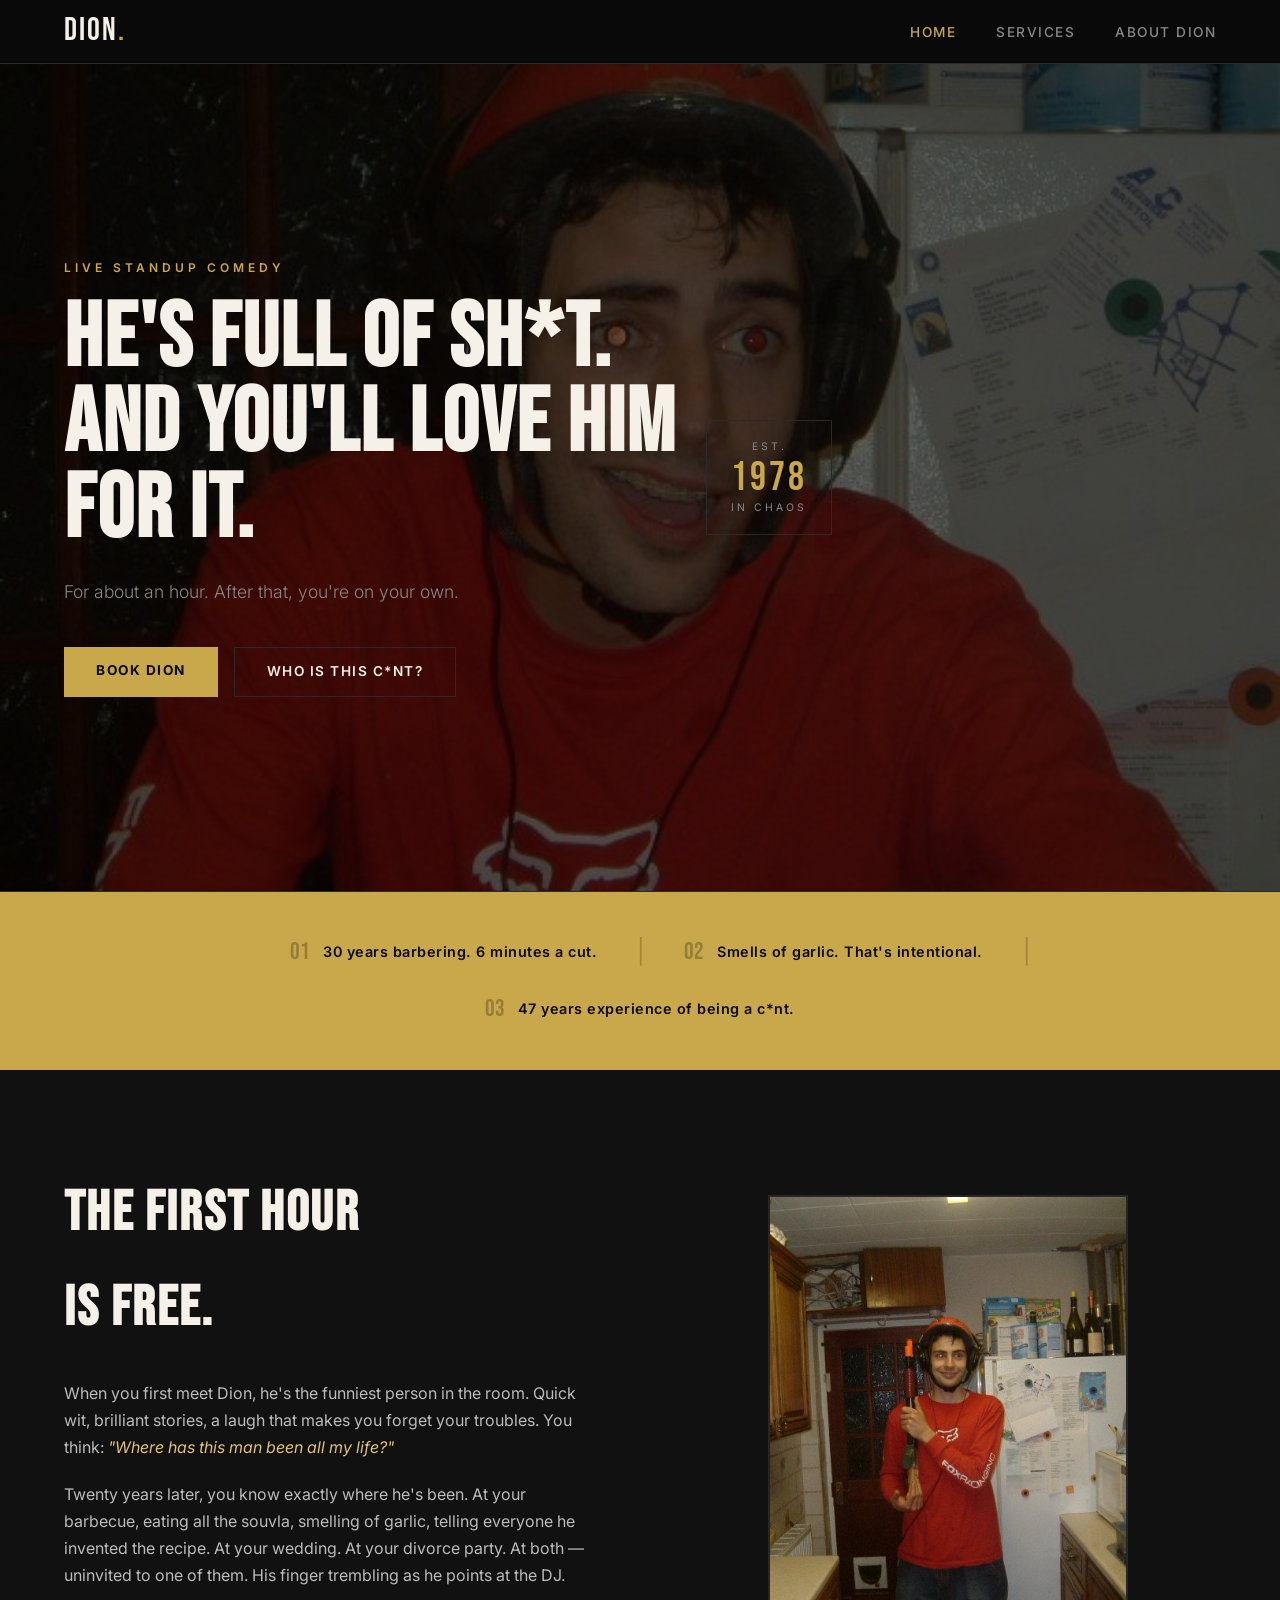
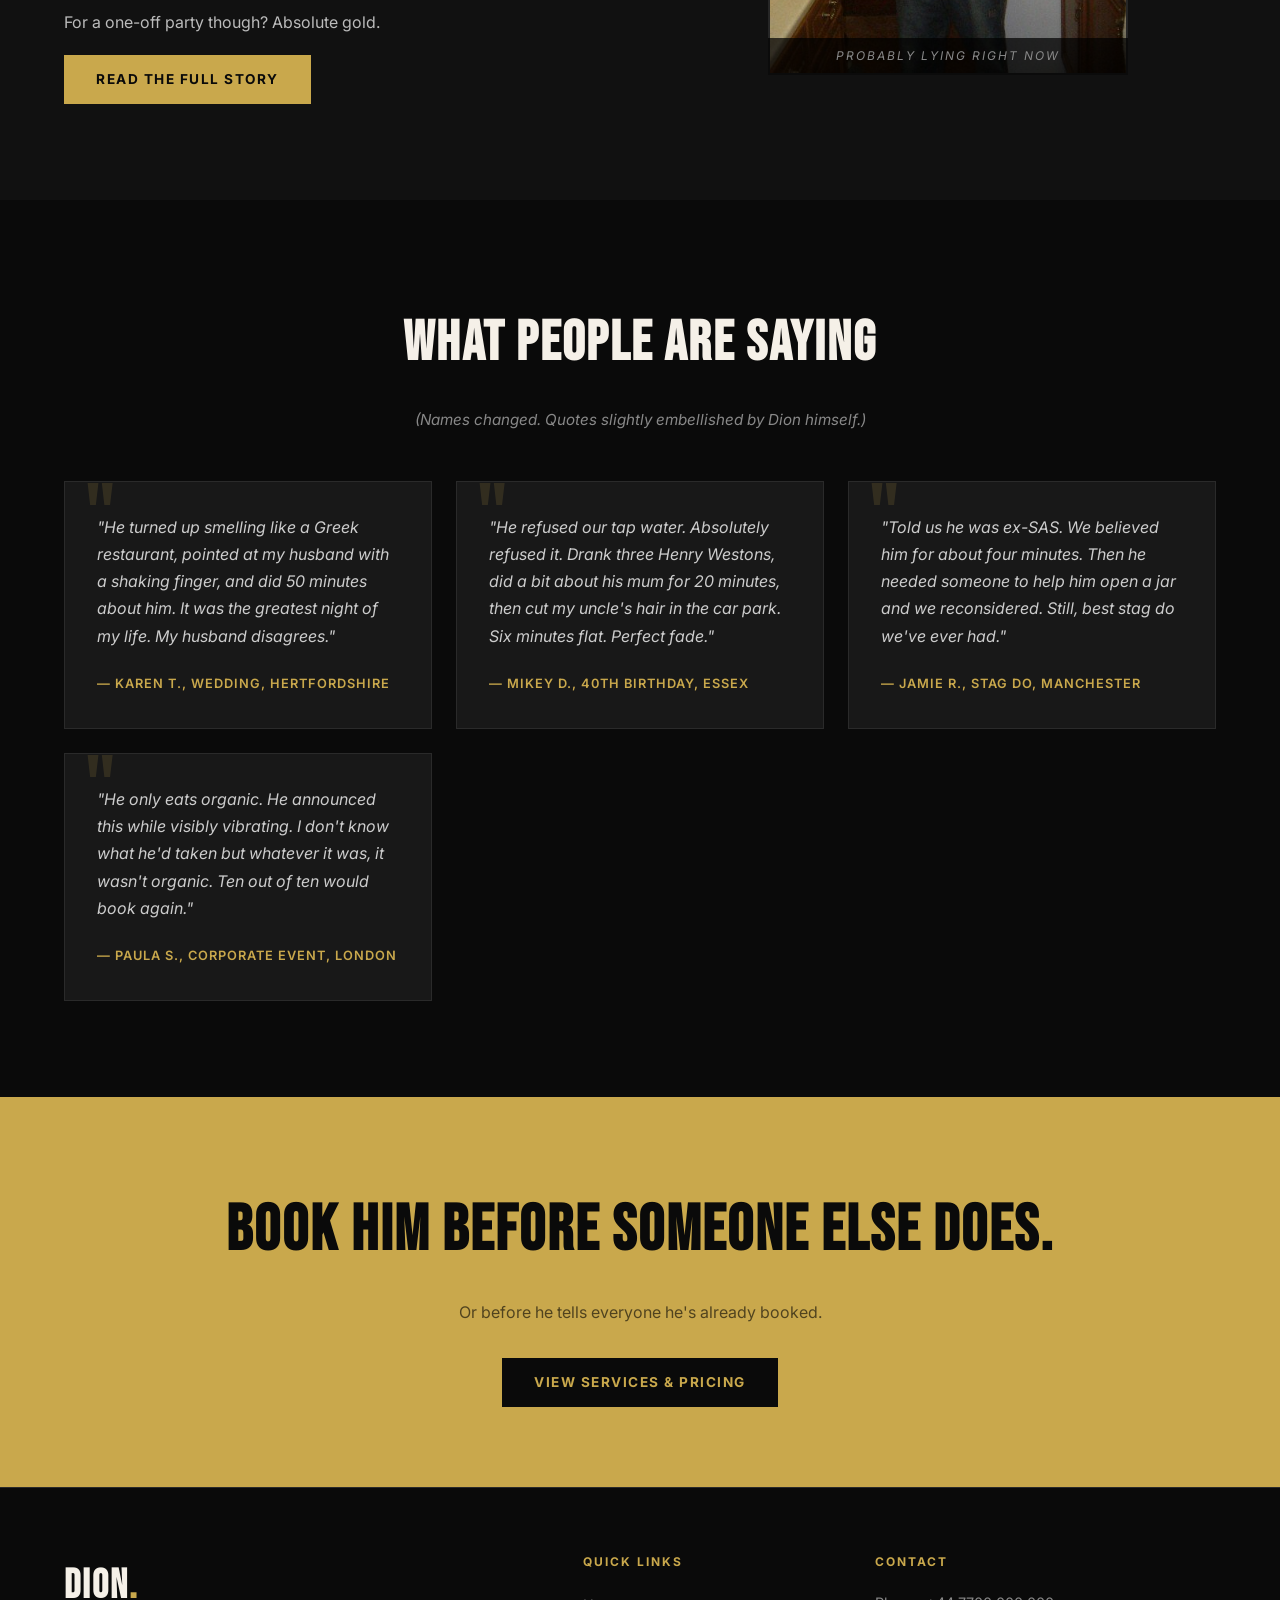
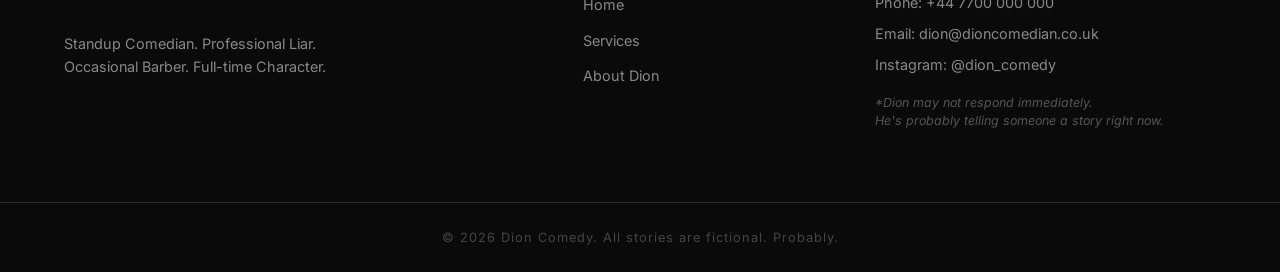
<file: index.html>
<!DOCTYPE html>
<html lang="en">
<head>
  <meta charset="UTF-8" />
  <meta name="viewport" content="width=device-width, initial-scale=1.0"/>
  <title>Dion - Standup Comedian</title>
  <link rel="stylesheet" href="style.css" />
</head>
<body>

  <!-- NAV -->
  <nav>
    <div class="logo">DION<span>.</span></div>
    <ul>
      <li><a href="index.html" class="active">Home</a></li>
      <li><a href="services.html">Services</a></li>
      <li><a href="about.html">About Dion</a></li>
    </ul>
  </nav>

  <!-- HERO -->
  <header class="hero" style="background-image: url('hero photo.jpg'); background-size: cover; background-position: center top;">
    <div class="hero-overlay"></div>
    <div class="hero-content">
      <p class="tagline">LIVE STANDUP COMEDY</p>
      <h1>He's Full of Sh*t.<br/>And You'll Love Him For It.</h1>
      <p class="sub">For about an hour. After that, you're on your own.</p>
      <div class="hero-btns">
        <a href="services.html" class="btn-primary">Book Dion</a>
        <a href="about.html" class="btn-ghost">Who Is This C*nt?</a>
      </div>
    </div>
    <div class="hero-badge">
      <span>EST.</span>
      <span class="year">1978</span>
      <span>IN CHAOS</span>
    </div>
  </header>

  <!-- INTRO STRIP -->
  <section class="intro-strip">
    <div class="strip-item">
      <span class="strip-num">01</span>
      <p>30 years barbering. 6 minutes a cut.</p>
    </div>
    <div class="strip-divider">|</div>
    <div class="strip-item">
      <span class="strip-num">02</span>
      <p>Smells of garlic. That's intentional.</p>
    </div>
    <div class="strip-divider">|</div>
    <div class="strip-item">
      <span class="strip-num">03</span>
      <p>47 years experience of being a c*nt.</p>
    </div>
  </section>

  <!-- ABOUT TEASER -->
  <section class="section two-col">
    <div class="col text-col">
      <h2>The First Hour<br/>Is Free.</h2>
      <p>
        When you first meet Dion, he's the funniest person in the room. Quick wit, brilliant stories,
        a laugh that makes you forget your troubles. You think: <em>"Where has this man been all my life?"</em>
      </p>
      <p>
        Twenty years later, you know exactly where he's been. At your barbecue, eating all the souvla,
        smelling of garlic, telling everyone he invented the recipe. At your wedding. At your divorce party.
        At both — uninvited to one of them. His finger trembling as he points at the DJ.
      </p>
      <p>
        For a one-off party though? Absolute gold.
      </p>
      <a href="about.html" class="btn-primary">Read the Full Story</a>
    </div>
    <div class="col visual-col">
      <div class="real-photo-wrap">
        <img src="standing to attention.jpg" alt="Dion standing to attention" class="real-photo" />
        <div class="photo-caption">Probably lying right now</div>
      </div>
    </div>
  </section>

  <!-- TESTIMONIALS -->
  <section class="section testimonials">
    <h2>What People Are Saying</h2>
    <p class="section-sub">(Names changed. Quotes slightly embellished by Dion himself.)</p>
    <div class="testimonial-grid">
      <div class="testimonial-card">
        <p>"He turned up smelling like a Greek restaurant, pointed at my husband with a shaking finger, and did 50 minutes about him. It was the greatest night of my life. My husband disagrees."</p>
        <span>— Karen T., Wedding, Hertfordshire</span>
      </div>
      <div class="testimonial-card">
        <p>"He refused our tap water. Absolutely refused it. Drank three Henry Westons, did a bit about his mum for 20 minutes, then cut my uncle's hair in the car park. Six minutes flat. Perfect fade."</p>
        <span>— Mikey D., 40th Birthday, Essex</span>
      </div>
      <div class="testimonial-card">
        <p>"Told us he was ex-SAS. We believed him for about four minutes. Then he needed someone to help him open a jar and we reconsidered. Still, best stag do we've ever had."</p>
        <span>— Jamie R., Stag Do, Manchester</span>
      </div>
      <div class="testimonial-card">
        <p>"He only eats organic. He announced this while visibly vibrating. I don't know what he'd taken but whatever it was, it wasn't organic. Ten out of ten would book again."</p>
        <span>— Paula S., Corporate Event, London</span>
      </div>
    </div>
  </section>

  <!-- CTA BANNER -->
  <section class="cta-banner">
    <h2>Book Him Before Someone Else Does.</h2>
    <p>Or before he tells everyone he's already booked.</p>
    <a href="services.html" class="btn-primary">View Services & Pricing</a>
  </section>

  <!-- FOOTER -->
  <footer>
    <div class="footer-inner">
      <div class="footer-brand">
        <h3>DION<span>.</span></h3>
        <p>Standup Comedian. Professional Liar.<br/>Occasional Barber. Full-time Character.</p>
      </div>
      <div class="footer-links">
        <h4>Quick Links</h4>
        <ul>
          <li><a href="index.html">Home</a></li>
          <li><a href="services.html">Services</a></li>
          <li><a href="about.html">About Dion</a></li>
        </ul>
      </div>
      <div class="footer-contact">
        <h4>Contact</h4>
        <p>Phone: <a href="tel:+447700000000">+44 7700 000 000</a></p>
        <p>Email: <a href="mailto:dion@dioncomedian.co.uk">dion@dioncomedian.co.uk</a></p>
        <p>Instagram: <a href="#">@dion_comedy</a></p>
        <p class="footer-note">*Dion may not respond immediately.<br/>He's probably telling someone a story right now.</p>
      </div>
    </div>
    <div class="footer-bottom">
      <p>&copy; 2026 Dion Comedy. All stories are fictional. Probably.</p>
    </div>
  </footer>

</body>
</html>
</file>
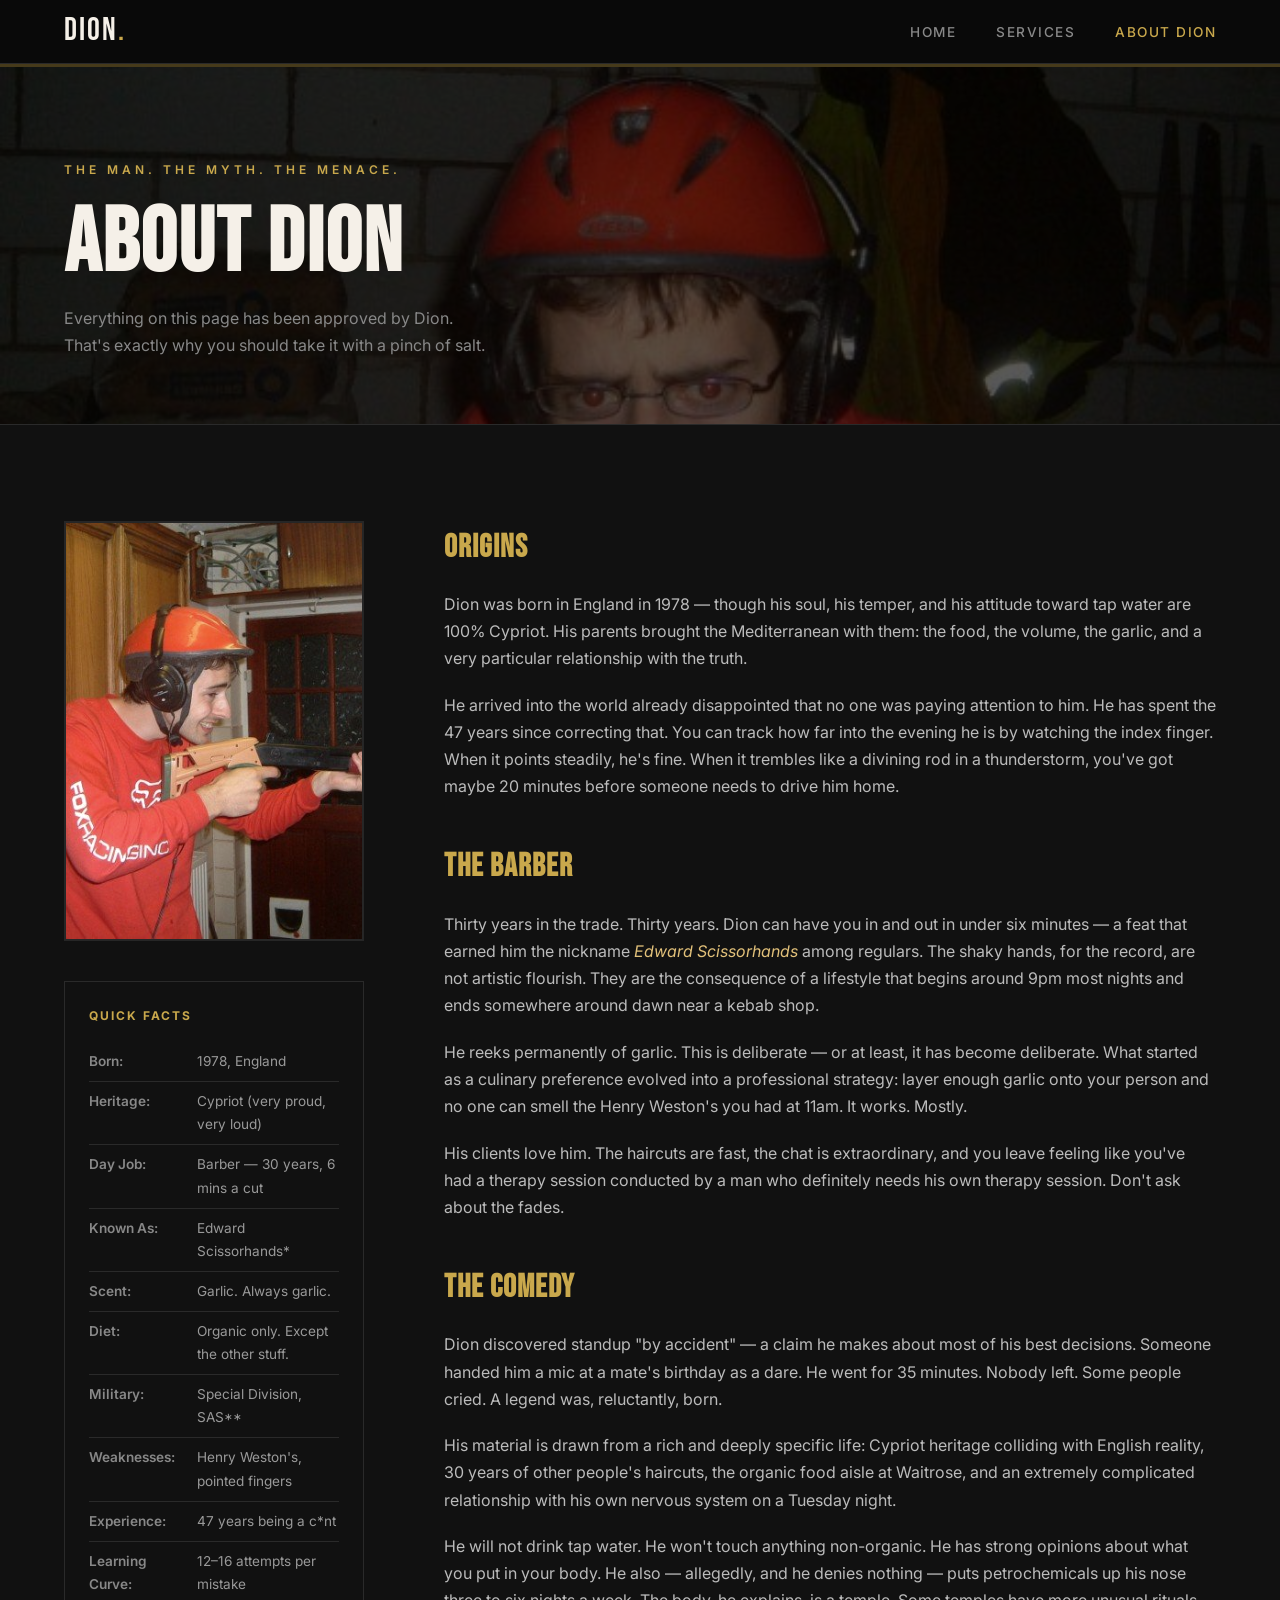
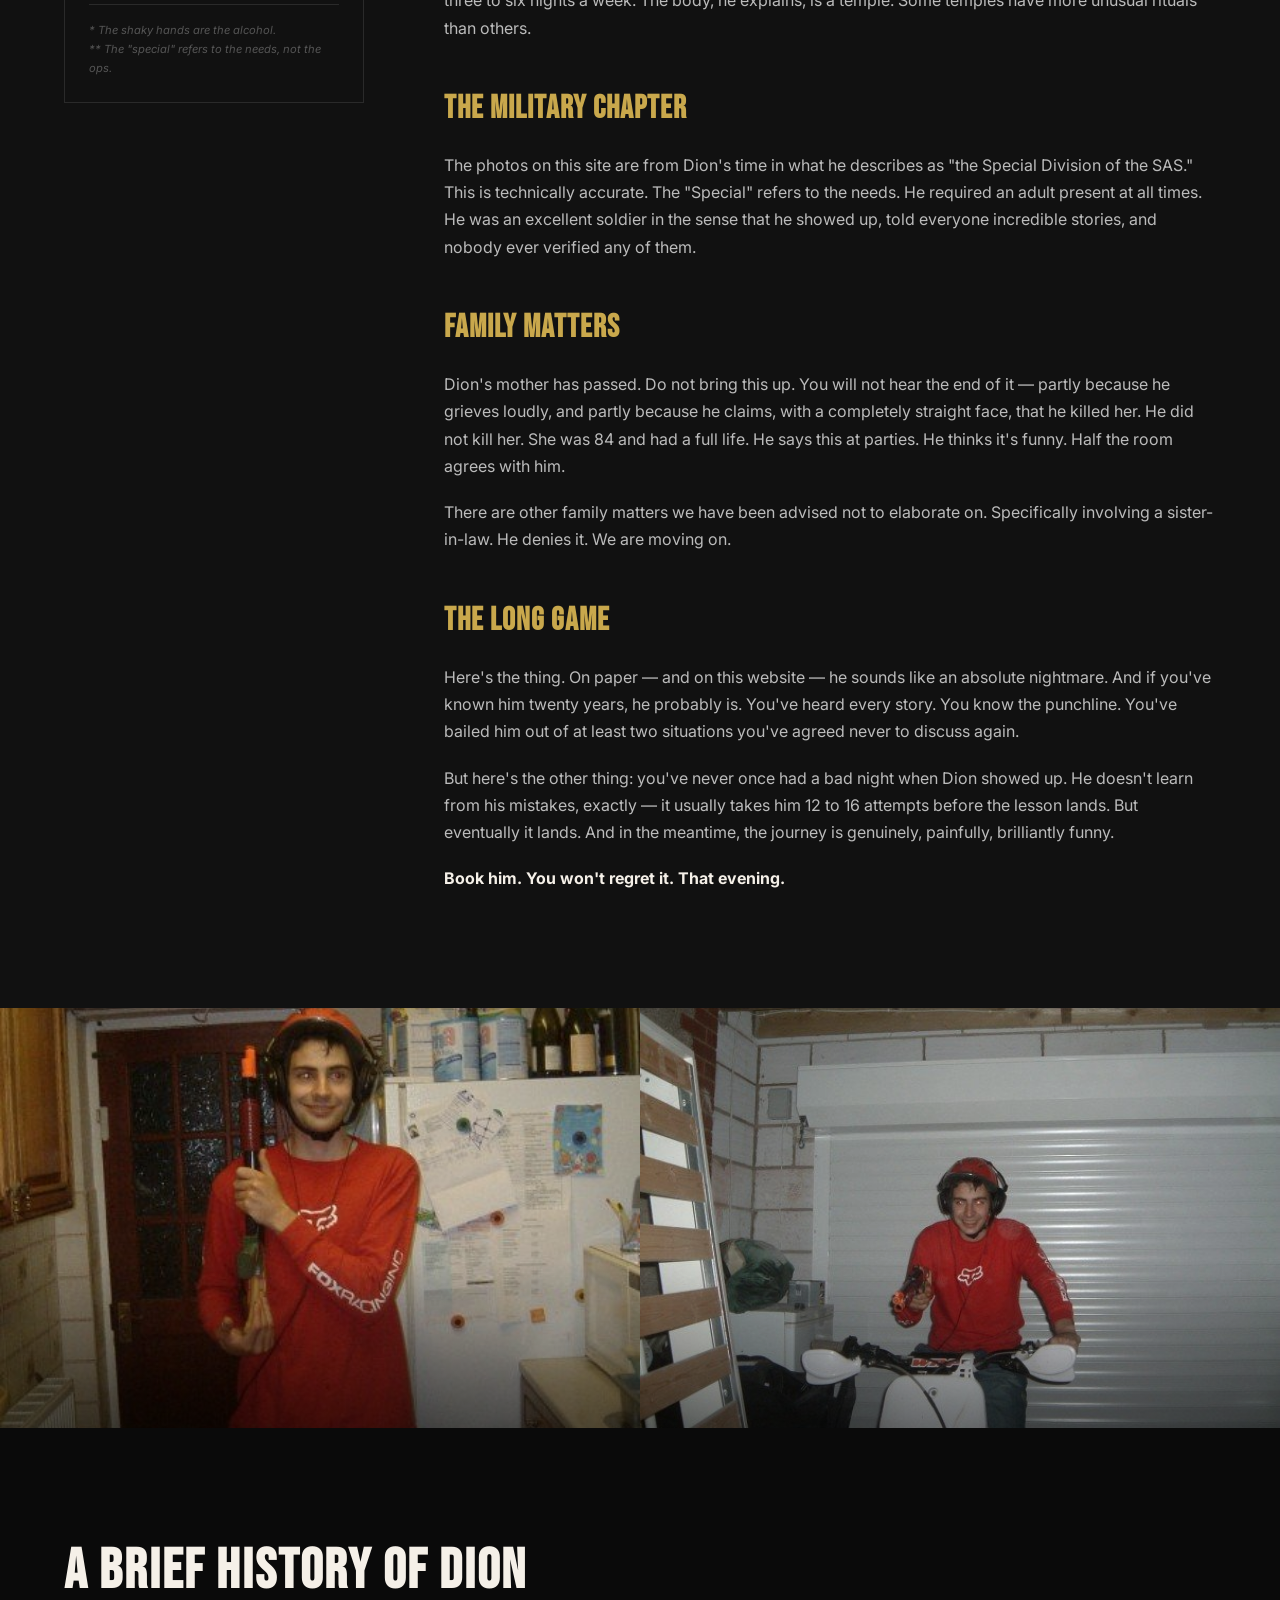
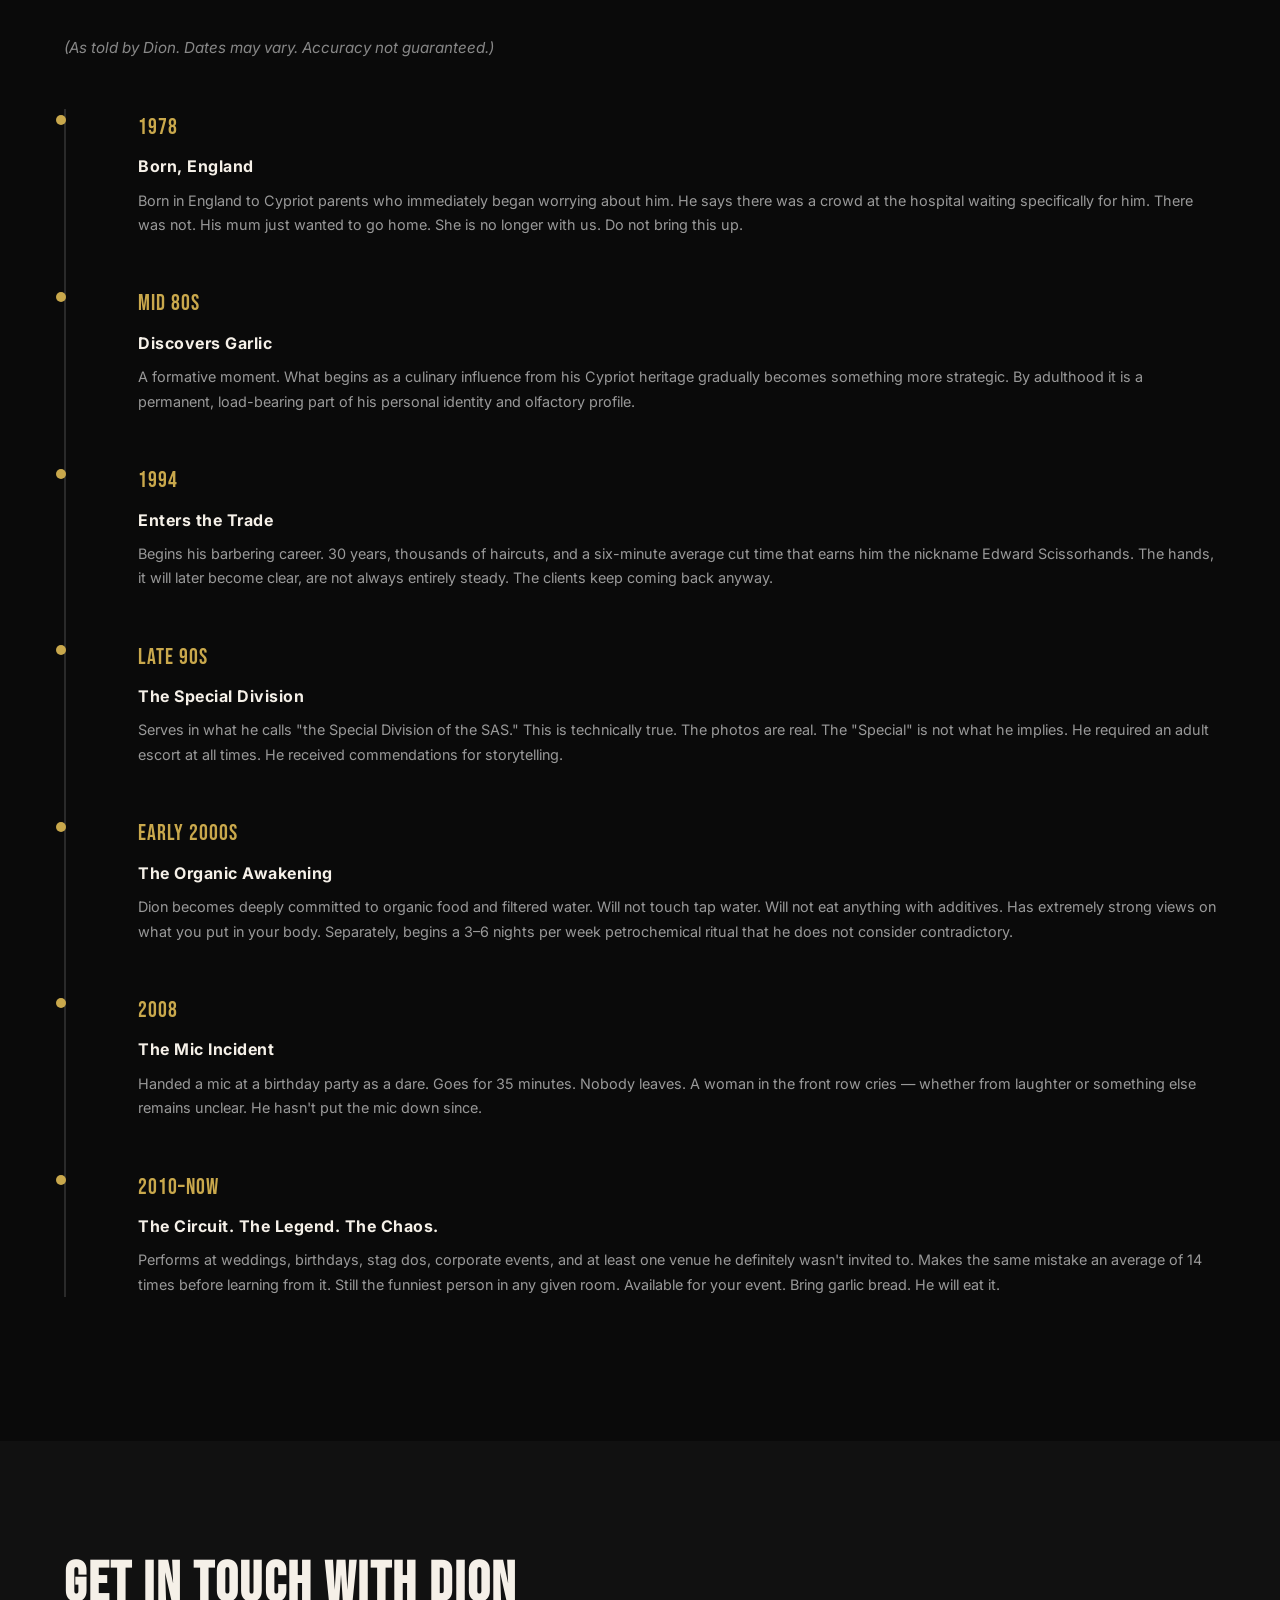
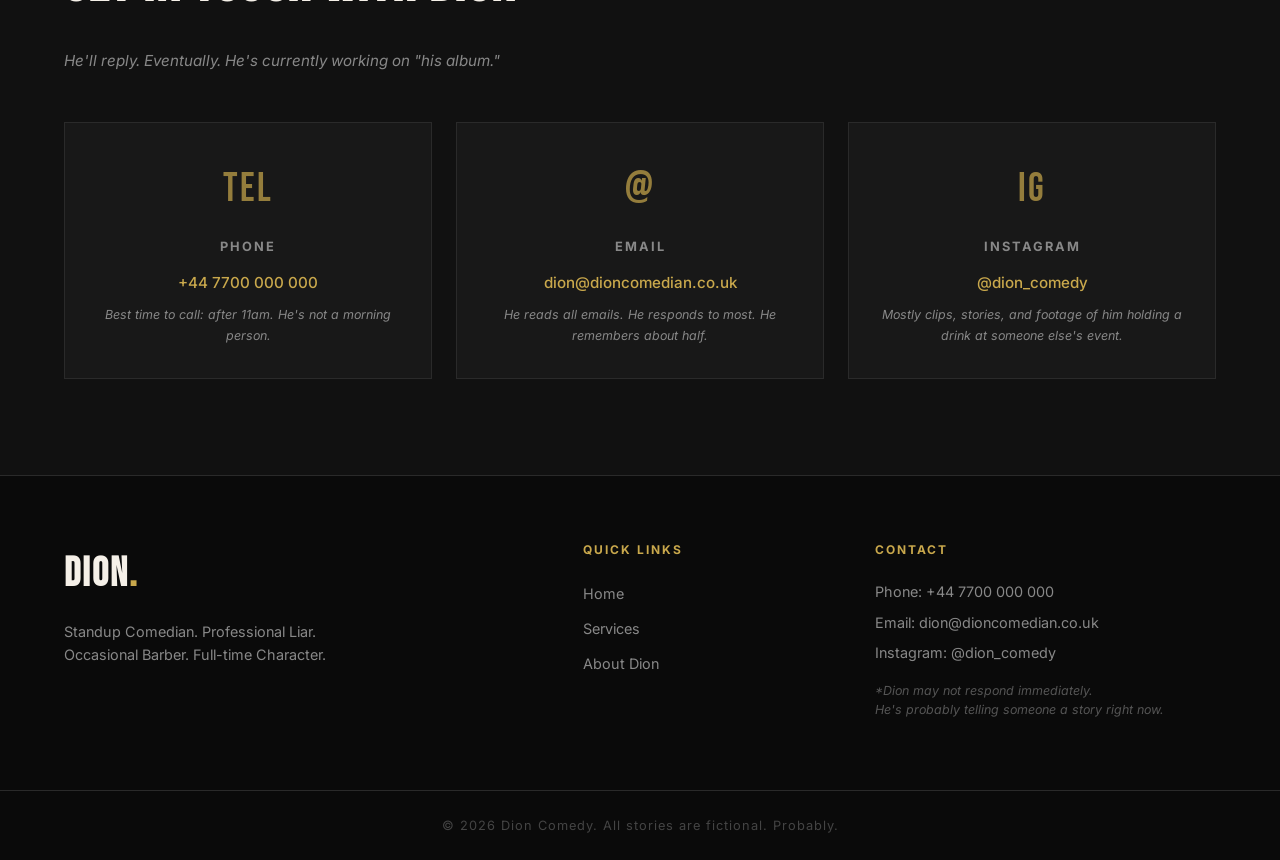
<file: about.html>
<!DOCTYPE html>
<html lang="en">
<head>
  <meta charset="UTF-8" />
  <meta name="viewport" content="width=device-width, initial-scale=1.0"/>
  <title>About Dion - Standup Comedian</title>
  <link rel="stylesheet" href="style.css" />
</head>
<body>

  <!-- NAV -->
  <nav>
    <div class="logo">DION<span>.</span></div>
    <ul>
      <li><a href="index.html">Home</a></li>
      <li><a href="services.html">Services</a></li>
      <li><a href="about.html" class="active">About Dion</a></li>
    </ul>
  </nav>

  <!-- PAGE HERO -->
  <header class="page-hero about-hero" style="background-image: url('dion 1 close up shotgun.jpg'); background-size: cover; background-position: center 20%;">
    <div class="hero-overlay" style="background: rgba(0,0,0,0.65);"></div>
    <div class="page-hero-content" style="position:relative; z-index:1;">
      <p class="tagline">THE MAN. THE MYTH. THE MENACE.</p>
      <h1>About Dion</h1>
      <p class="sub">Everything on this page has been approved by Dion.<br/>That's exactly why you should take it with a pinch of salt.</p>
    </div>
  </header>

  <!-- BIO SECTION -->
  <section class="section bio-section">
    <div class="bio-grid">
      <div class="bio-visual">
        <div class="real-photo-wrap">
          <img src="side on shotgun dion.jpg" alt="Dion side profile" class="real-photo bio-img" />
        </div>
        <div class="bio-quick-facts">
          <h4>Quick Facts</h4>
          <ul>
            <li><span>Born:</span> 1978, England</li>
            <li><span>Heritage:</span> Cypriot (very proud, very loud)</li>
            <li><span>Day Job:</span> Barber — 30 years, 6 mins a cut</li>
            <li><span>Known As:</span> Edward Scissorhands*</li>
            <li><span>Scent:</span> Garlic. Always garlic.</li>
            <li><span>Diet:</span> Organic only. Except the other stuff.</li>
            <li><span>Military:</span> Special Division, SAS**</li>
            <li><span>Weaknesses:</span> Henry Weston's, pointed fingers</li>
            <li><span>Experience:</span> 47 years being a c*nt</li>
            <li><span>Learning Curve:</span> 12–16 attempts per mistake</li>
          </ul>
          <p style="font-size:0.7rem; color:#555; margin-top:1rem; font-style:italic;">* The shaky hands are the alcohol.<br/>** The "special" refers to the needs, not the ops.</p>
        </div>
      </div>

      <div class="bio-text">
        <h2>Origins</h2>
        <p>
          Dion was born in England in 1978 — though his soul, his temper, and his attitude toward
          tap water are 100% Cypriot. His parents brought the Mediterranean with them: the food,
          the volume, the garlic, and a very particular relationship with the truth.
        </p>
        <p>
          He arrived into the world already disappointed that no one was paying attention to him.
          He has spent the 47 years since correcting that. You can track how far into the evening
          he is by watching the index finger. When it points steadily, he's fine. When it trembles
          like a divining rod in a thunderstorm, you've got maybe 20 minutes before someone
          needs to drive him home.
        </p>

        <h2>The Barber</h2>
        <p>
          Thirty years in the trade. Thirty years. Dion can have you in and out in under six minutes —
          a feat that earned him the nickname <em>Edward Scissorhands</em> among regulars.
          The shaky hands, for the record, are not artistic flourish. They are the consequence of
          a lifestyle that begins around 9pm most nights and ends somewhere around dawn near a
          kebab shop.
        </p>
        <p>
          He reeks permanently of garlic. This is deliberate — or at least, it has become deliberate.
          What started as a culinary preference evolved into a professional strategy: layer enough
          garlic onto your person and no one can smell the Henry Weston's you had at 11am.
          It works. Mostly.
        </p>
        <p>
          His clients love him. The haircuts are fast, the chat is extraordinary, and you leave
          feeling like you've had a therapy session conducted by a man who definitely needs
          his own therapy session. Don't ask about the fades.
        </p>

        <h2>The Comedy</h2>
        <p>
          Dion discovered standup "by accident" — a claim he makes about most of his best decisions.
          Someone handed him a mic at a mate's birthday as a dare. He went for 35 minutes.
          Nobody left. Some people cried. A legend was, reluctantly, born.
        </p>
        <p>
          His material is drawn from a rich and deeply specific life: Cypriot heritage colliding
          with English reality, 30 years of other people's haircuts, the organic food aisle at
          Waitrose, and an extremely complicated relationship with his own nervous system on a
          Tuesday night.
        </p>
        <p>
          He will not drink tap water. He won't touch anything non-organic. He has strong opinions
          about what you put in your body. He also — allegedly, and he denies nothing — puts
          petrochemicals up his nose three to six nights a week. The body, he explains, is a temple.
          Some temples have more unusual rituals than others.
        </p>

        <h2>The Military Chapter</h2>
        <p>
          The photos on this site are from Dion's time in what he describes as "the Special Division
          of the SAS." This is technically accurate. The "Special" refers to the needs.
          He required an adult present at all times. He was an excellent soldier in the sense
          that he showed up, told everyone incredible stories, and nobody ever verified any of them.
        </p>

        <h2>Family Matters</h2>
        <p>
          Dion's mother has passed. Do not bring this up. You will not hear the end of it —
          partly because he grieves loudly, and partly because he claims, with a completely
          straight face, that he killed her. He did not kill her. She was 84 and had a full life.
          He says this at parties. He thinks it's funny. Half the room agrees with him.
        </p>
        <p>
          There are other family matters we have been advised not to elaborate on.
          Specifically involving a sister-in-law. He denies it. We are moving on.
        </p>

        <h2>The Long Game</h2>
        <p>
          Here's the thing. On paper — and on this website — he sounds like an absolute nightmare.
          And if you've known him twenty years, he probably is. You've heard every story.
          You know the punchline. You've bailed him out of at least two situations you've agreed
          never to discuss again.
        </p>
        <p>
          But here's the other thing: you've never once had a bad night when Dion showed up.
          He doesn't learn from his mistakes, exactly — it usually takes him 12 to 16 attempts
          before the lesson lands. But eventually it lands. And in the meantime, the journey
          is genuinely, painfully, brilliantly funny.
        </p>
        <p>
          <strong>Book him. You won't regret it. That evening.</strong>
        </p>
      </div>
    </div>
  </section>

  <!-- PHOTO STRIP -->
  <div class="photo-strip">
    <div class="photo-strip-item">
      <img src="standing to attention.jpg" alt="Dion standing to attention" />
    </div>
    <div class="photo-strip-item">
      <img src="on moto.jpg" alt="Dion on moto" />
    </div>
  </div>

  <!-- TIMELINE -->
  <section class="section timeline-section">
    <h2>A Brief History of Dion</h2>
    <p class="section-sub">(As told by Dion. Dates may vary. Accuracy not guaranteed.)</p>
    <div class="timeline">
      <div class="timeline-item">
        <span class="tl-year">1978</span>
        <div class="tl-content">
          <h4>Born, England</h4>
          <p>Born in England to Cypriot parents who immediately began worrying about him. He says there was a crowd at the hospital waiting specifically for him. There was not. His mum just wanted to go home. She is no longer with us. Do not bring this up.</p>
        </div>
      </div>
      <div class="timeline-item">
        <span class="tl-year">Mid 80s</span>
        <div class="tl-content">
          <h4>Discovers Garlic</h4>
          <p>A formative moment. What begins as a culinary influence from his Cypriot heritage gradually becomes something more strategic. By adulthood it is a permanent, load-bearing part of his personal identity and olfactory profile.</p>
        </div>
      </div>
      <div class="timeline-item">
        <span class="tl-year">1994</span>
        <div class="tl-content">
          <h4>Enters the Trade</h4>
          <p>Begins his barbering career. 30 years, thousands of haircuts, and a six-minute average cut time that earns him the nickname Edward Scissorhands. The hands, it will later become clear, are not always entirely steady. The clients keep coming back anyway.</p>
        </div>
      </div>
      <div class="timeline-item">
        <span class="tl-year">Late 90s</span>
        <div class="tl-content">
          <h4>The Special Division</h4>
          <p>Serves in what he calls "the Special Division of the SAS." This is technically true. The photos are real. The "Special" is not what he implies. He required an adult escort at all times. He received commendations for storytelling.</p>
        </div>
      </div>
      <div class="timeline-item">
        <span class="tl-year">Early 2000s</span>
        <div class="tl-content">
          <h4>The Organic Awakening</h4>
          <p>Dion becomes deeply committed to organic food and filtered water. Will not touch tap water. Will not eat anything with additives. Has extremely strong views on what you put in your body. Separately, begins a 3–6 nights per week petrochemical ritual that he does not consider contradictory.</p>
        </div>
      </div>
      <div class="timeline-item">
        <span class="tl-year">2008</span>
        <div class="tl-content">
          <h4>The Mic Incident</h4>
          <p>Handed a mic at a birthday party as a dare. Goes for 35 minutes. Nobody leaves. A woman in the front row cries — whether from laughter or something else remains unclear. He hasn't put the mic down since.</p>
        </div>
      </div>
      <div class="timeline-item">
        <span class="tl-year">2010–Now</span>
        <div class="tl-content">
          <h4>The Circuit. The Legend. The Chaos.</h4>
          <p>Performs at weddings, birthdays, stag dos, corporate events, and at least one venue he definitely wasn't invited to. Makes the same mistake an average of 14 times before learning from it. Still the funniest person in any given room. Available for your event. Bring garlic bread. He will eat it.</p>
        </div>
      </div>
    </div>
  </section>

  <!-- CONTACT SECTION -->
  <section class="section contact-section" id="contact">
    <h2>Get in Touch with Dion</h2>
    <p class="section-sub">He'll reply. Eventually. He's currently working on "his album."</p>
    <div class="contact-cards">
      <div class="contact-card">
        <div class="contact-icon">TEL</div>
        <h4>Phone</h4>
        <p><a href="tel:+447700000000">+44 7700 000 000</a></p>
        <p class="contact-note">Best time to call: after 11am. He's not a morning person.</p>
      </div>
      <div class="contact-card">
        <div class="contact-icon">@</div>
        <h4>Email</h4>
        <p><a href="mailto:dion@dioncomedian.co.uk">dion@dioncomedian.co.uk</a></p>
        <p class="contact-note">He reads all emails. He responds to most. He remembers about half.</p>
      </div>
      <div class="contact-card">
        <div class="contact-icon">IG</div>
        <h4>Instagram</h4>
        <p><a href="#">@dion_comedy</a></p>
        <p class="contact-note">Mostly clips, stories, and footage of him holding a drink at someone else's event.</p>
      </div>
    </div>
  </section>

  <!-- FOOTER -->
  <footer>
    <div class="footer-inner">
      <div class="footer-brand">
        <h3>DION<span>.</span></h3>
        <p>Standup Comedian. Professional Liar.<br/>Occasional Barber. Full-time Character.</p>
      </div>
      <div class="footer-links">
        <h4>Quick Links</h4>
        <ul>
          <li><a href="index.html">Home</a></li>
          <li><a href="services.html">Services</a></li>
          <li><a href="about.html">About Dion</a></li>
        </ul>
      </div>
      <div class="footer-contact">
        <h4>Contact</h4>
        <p>Phone: <a href="tel:+447700000000">+44 7700 000 000</a></p>
        <p>Email: <a href="mailto:dion@dioncomedian.co.uk">dion@dioncomedian.co.uk</a></p>
        <p>Instagram: <a href="#">@dion_comedy</a></p>
        <p class="footer-note">*Dion may not respond immediately.<br/>He's probably telling someone a story right now.</p>
      </div>
    </div>
    <div class="footer-bottom">
      <p>&copy; 2026 Dion Comedy. All stories are fictional. Probably.</p>
    </div>
  </footer>

</body>
</html>
</file>
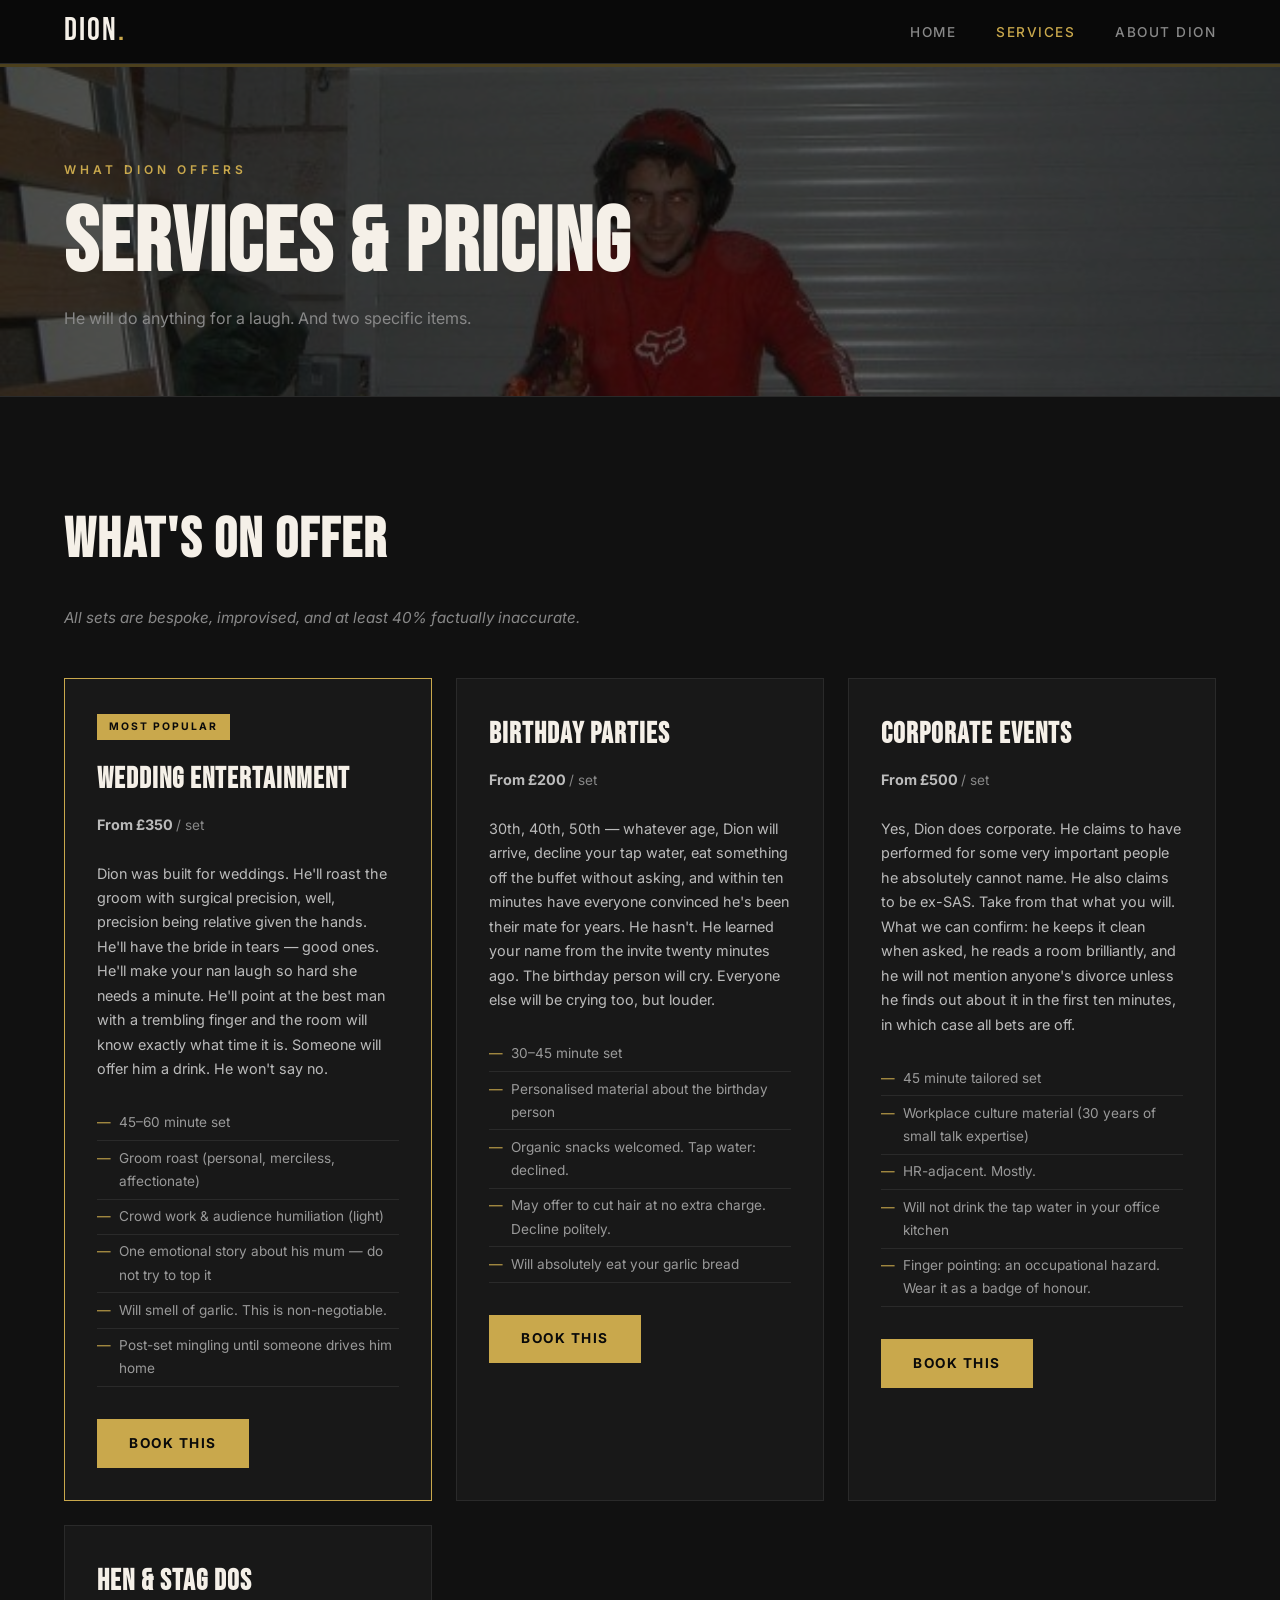
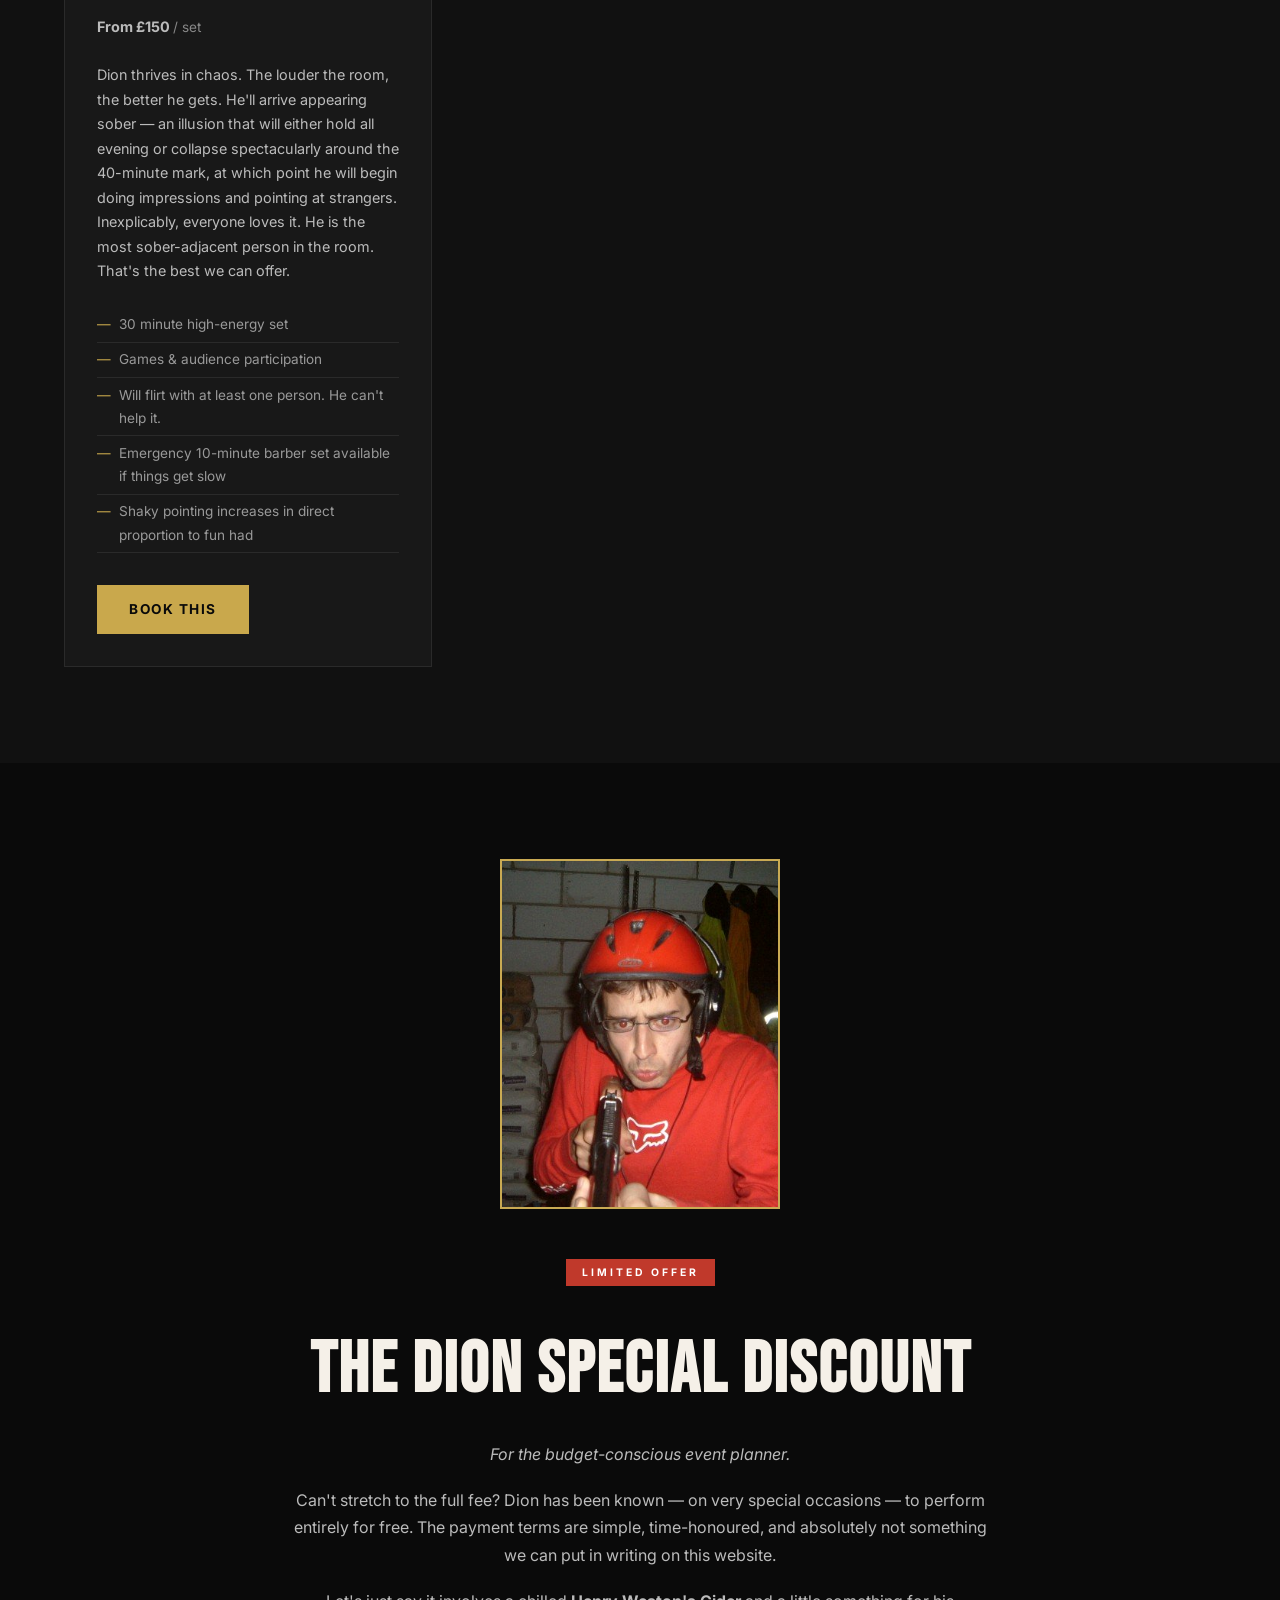
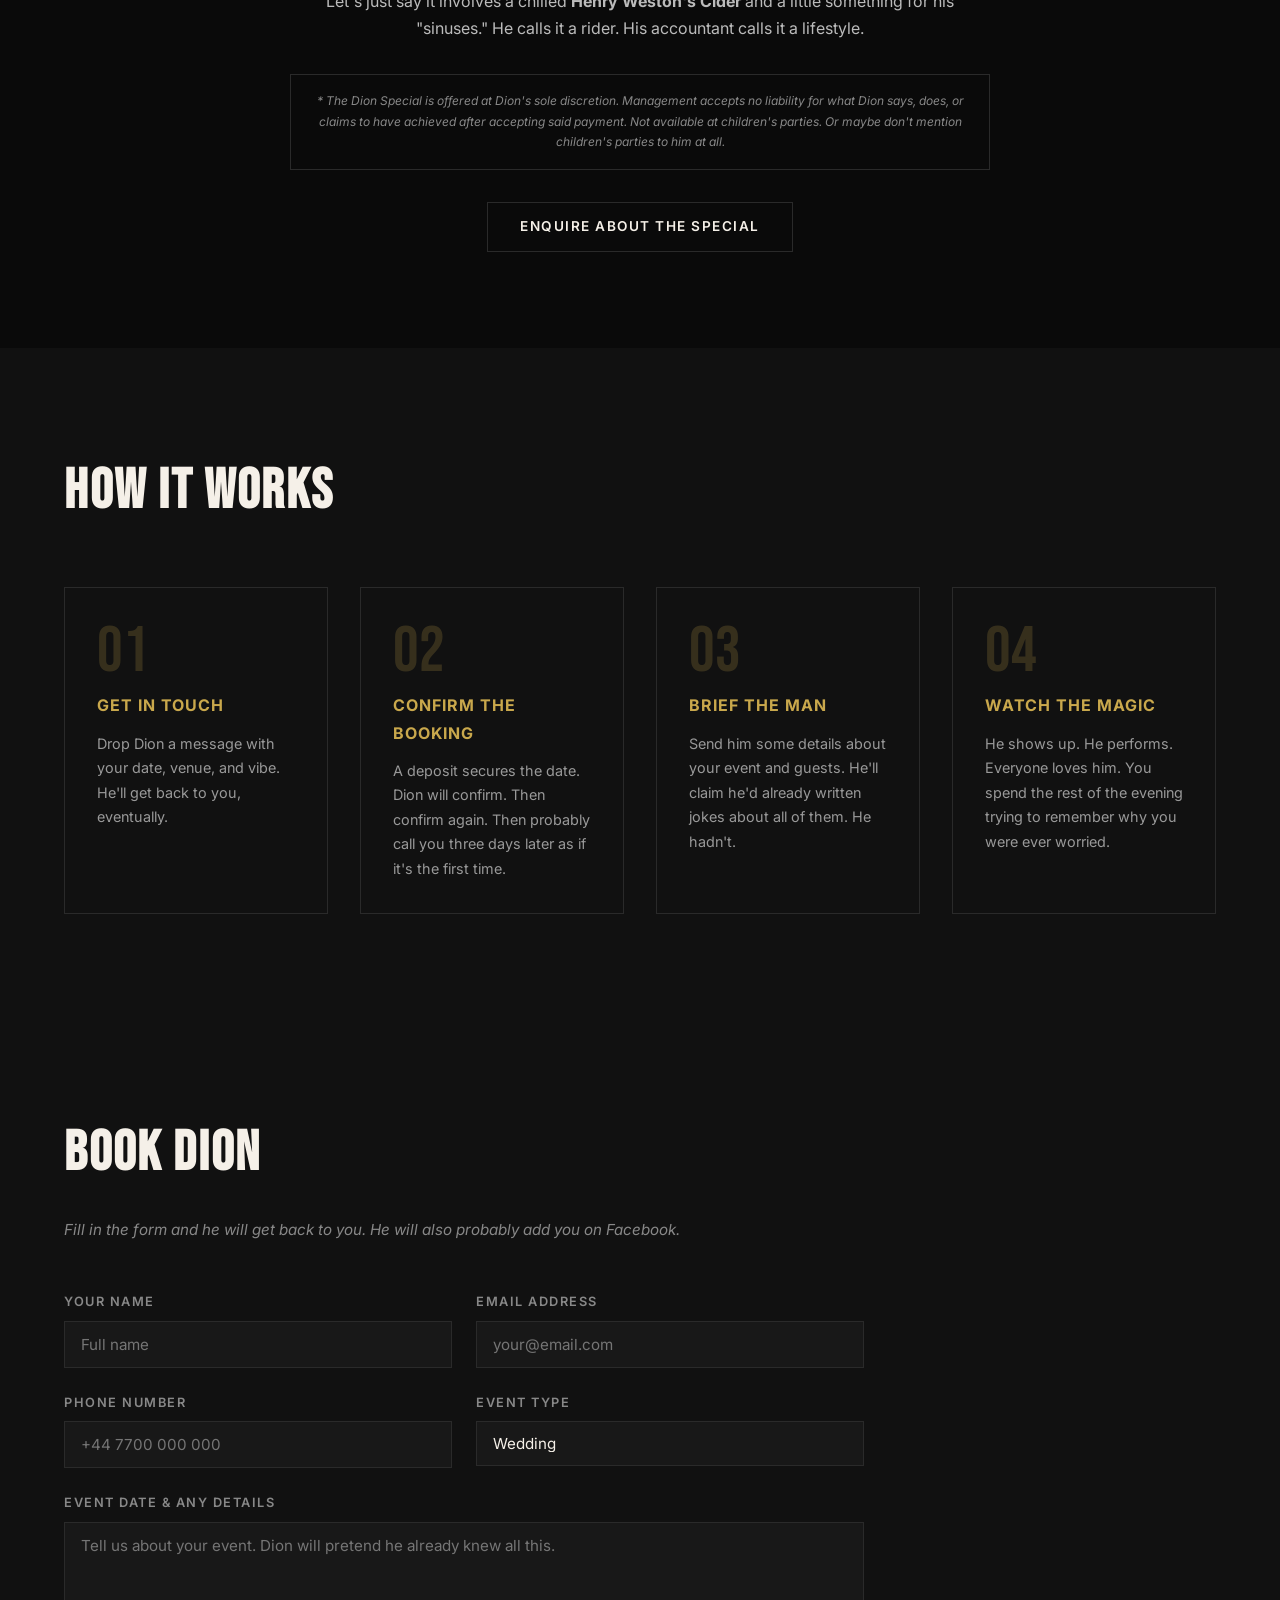
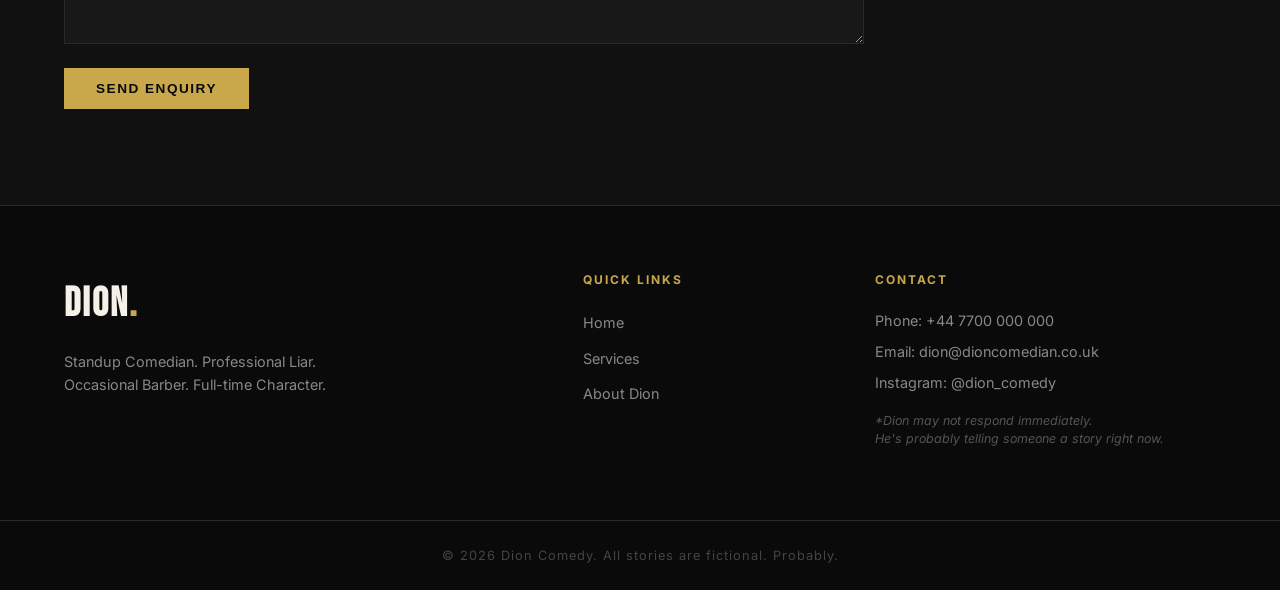
<file: services.html>
<!DOCTYPE html>
<html lang="en">
<head>
  <meta charset="UTF-8" />
  <meta name="viewport" content="width=device-width, initial-scale=1.0"/>
  <title>Services - Dion Comedy</title>
  <link rel="stylesheet" href="style.css" />
</head>
<body>

  <!-- NAV -->
  <nav>
    <div class="logo">DION<span>.</span></div>
    <ul>
      <li><a href="index.html">Home</a></li>
      <li><a href="services.html" class="active">Services</a></li>
      <li><a href="about.html">About Dion</a></li>
    </ul>
  </nav>

  <!-- PAGE HERO -->
  <header class="page-hero" style="background-image: url('on moto.jpg'); background-size: cover; background-position: center center;">
    <div class="hero-overlay"></div>
    <div class="page-hero-content" style="position:relative; z-index:1;">
      <p class="tagline">WHAT DION OFFERS</p>
      <h1>Services &amp; Pricing</h1>
      <p class="sub">He will do anything for a laugh. And two specific items.</p>
    </div>
  </header>

  <!-- SERVICES SECTION -->
  <section class="section services-grid-section">
    <h2>What's On Offer</h2>
    <p class="section-sub">All sets are bespoke, improvised, and at least 40% factually inaccurate.</p>

    <div class="services-grid">

      <div class="service-card featured">
        <div class="service-badge">MOST POPULAR</div>
        <h3>Wedding Entertainment</h3>
        <p class="service-price">From £350 <span>/ set</span></p>
        <p>
          Dion was built for weddings. He'll roast the groom with surgical precision,
          well, precision being relative given the hands. He'll have the bride in tears — good ones.
          He'll make your nan laugh so hard she needs a minute. He'll point at the best man
          with a trembling finger and the room will know exactly what time it is.
          Someone will offer him a drink. He won't say no.
        </p>
        <ul class="service-includes">
          <li>45–60 minute set</li>
          <li>Groom roast (personal, merciless, affectionate)</li>
          <li>Crowd work & audience humiliation (light)</li>
          <li>One emotional story about his mum — do not try to top it</li>
          <li>Will smell of garlic. This is non-negotiable.</li>
          <li>Post-set mingling until someone drives him home</li>
        </ul>
        <a href="#contact" class="btn-primary">Book This</a>
      </div>

      <div class="service-card">
        <h3>Birthday Parties</h3>
        <p class="service-price">From £200 <span>/ set</span></p>
        <p>
          30th, 40th, 50th — whatever age, Dion will arrive, decline your tap water,
          eat something off the buffet without asking, and within ten minutes have everyone
          convinced he's been their mate for years. He hasn't. He learned your name
          from the invite twenty minutes ago. The birthday person will cry. Everyone else
          will be crying too, but louder.
        </p>
        <ul class="service-includes">
          <li>30–45 minute set</li>
          <li>Personalised material about the birthday person</li>
          <li>Organic snacks welcomed. Tap water: declined.</li>
          <li>May offer to cut hair at no extra charge. Decline politely.</li>
          <li>Will absolutely eat your garlic bread</li>
        </ul>
        <a href="#contact" class="btn-primary">Book This</a>
      </div>

      <div class="service-card">
        <h3>Corporate Events</h3>
        <p class="service-price">From £500 <span>/ set</span></p>
        <p>
          Yes, Dion does corporate. He claims to have performed for some very important
          people he absolutely cannot name. He also claims to be ex-SAS. Take from that
          what you will. What we can confirm: he keeps it clean when asked, he reads
          a room brilliantly, and he will not mention anyone's divorce unless he
          finds out about it in the first ten minutes, in which case all bets are off.
        </p>
        <ul class="service-includes">
          <li>45 minute tailored set</li>
          <li>Workplace culture material (30 years of small talk expertise)</li>
          <li>HR-adjacent. Mostly.</li>
          <li>Will not drink the tap water in your office kitchen</li>
          <li>Finger pointing: an occupational hazard. Wear it as a badge of honour.</li>
        </ul>
        <a href="#contact" class="btn-primary">Book This</a>
      </div>

      <div class="service-card">
        <h3>Hen &amp; Stag Dos</h3>
        <p class="service-price">From £150 <span>/ set</span></p>
        <p>
          Dion thrives in chaos. The louder the room, the better he gets.
          He'll arrive appearing sober — an illusion that will either hold all evening
          or collapse spectacularly around the 40-minute mark, at which point he will
          begin doing impressions and pointing at strangers. Inexplicably, everyone loves it.
          He is the most sober-adjacent person in the room. That's the best we can offer.
        </p>
        <ul class="service-includes">
          <li>30 minute high-energy set</li>
          <li>Games & audience participation</li>
          <li>Will flirt with at least one person. He can't help it.</li>
          <li>Emergency 10-minute barber set available if things get slow</li>
          <li>Shaky pointing increases in direct proportion to fun had</li>
        </ul>
        <a href="#contact" class="btn-primary">Book This</a>
      </div>

    </div>
  </section>

  <!-- THE DION SPECIAL -->
  <section class="section dion-special">
    <div class="special-photo-float">
      <img src="dion 1 close up shotgun.jpg" alt="Dion close up" class="special-float-img" />
    </div>
    <div class="special-inner">
      <div class="special-badge">LIMITED OFFER</div>
      <h2>The Dion Special Discount</h2>
      <p class="special-tagline">For the budget-conscious event planner.</p>
      <p>
        Can't stretch to the full fee? Dion has been known — on very special occasions —
        to perform entirely for free. The payment terms are simple, time-honoured,
        and absolutely not something we can put in writing on this website.
      </p>
      <p>
        Let's just say it involves a chilled <strong>Henry Weston's Cider</strong>
        and a little something for his "sinuses." He calls it a rider.
        His accountant calls it a lifestyle.
      </p>
      <p class="special-disclaimer">
        * The Dion Special is offered at Dion's sole discretion. Management accepts no liability
        for what Dion says, does, or claims to have achieved after accepting said payment.
        Not available at children's parties. Or maybe don't mention children's parties to him at all.
      </p>
      <a href="#contact" class="btn-ghost">Enquire About the Special</a>
    </div>
  </section>

  <!-- HOW IT WORKS -->
  <section class="section how-it-works">
    <h2>How It Works</h2>
    <div class="steps">
      <div class="step">
        <span class="step-num">01</span>
        <h3>Get in Touch</h3>
        <p>Drop Dion a message with your date, venue, and vibe. He'll get back to you, eventually.</p>
      </div>
      <div class="step">
        <span class="step-num">02</span>
        <h3>Confirm the Booking</h3>
        <p>A deposit secures the date. Dion will confirm. Then confirm again. Then probably call you three days later as if it's the first time.</p>
      </div>
      <div class="step">
        <span class="step-num">03</span>
        <h3>Brief the Man</h3>
        <p>Send him some details about your event and guests. He'll claim he'd already written jokes about all of them. He hadn't.</p>
      </div>
      <div class="step">
        <span class="step-num">04</span>
        <h3>Watch the Magic</h3>
        <p>He shows up. He performs. Everyone loves him. You spend the rest of the evening trying to remember why you were ever worried.</p>
      </div>
    </div>
  </section>

  <!-- CONTACT ANCHOR -->
  <section class="section contact-section" id="contact">
    <h2>Book Dion</h2>
    <p class="section-sub">Fill in the form and he will get back to you. He will also probably add you on Facebook.</p>
    <form class="contact-form">
      <div class="form-row">
        <div class="form-group">
          <label>Your Name</label>
          <input type="text" placeholder="Full name" />
        </div>
        <div class="form-group">
          <label>Email Address</label>
          <input type="email" placeholder="your@email.com" />
        </div>
      </div>
      <div class="form-row">
        <div class="form-group">
          <label>Phone Number</label>
          <input type="tel" placeholder="+44 7700 000 000" />
        </div>
        <div class="form-group">
          <label>Event Type</label>
          <select>
            <option>Wedding</option>
            <option>Birthday Party</option>
            <option>Corporate Event</option>
            <option>Hen / Stag Do</option>
            <option>Other</option>
            <option>The Dion Special (enquiry)</option>
          </select>
        </div>
      </div>
      <div class="form-group full">
        <label>Event Date & Any Details</label>
        <textarea rows="5" placeholder="Tell us about your event. Dion will pretend he already knew all this."></textarea>
      </div>
      <button type="submit" class="btn-primary">Send Enquiry</button>
    </form>
  </section>

  <!-- FOOTER -->
  <footer>
    <div class="footer-inner">
      <div class="footer-brand">
        <h3>DION<span>.</span></h3>
        <p>Standup Comedian. Professional Liar.<br/>Occasional Barber. Full-time Character.</p>
      </div>
      <div class="footer-links">
        <h4>Quick Links</h4>
        <ul>
          <li><a href="index.html">Home</a></li>
          <li><a href="services.html">Services</a></li>
          <li><a href="about.html">About Dion</a></li>
        </ul>
      </div>
      <div class="footer-contact">
        <h4>Contact</h4>
        <p>Phone: <a href="tel:+447700000000">+44 7700 000 000</a></p>
        <p>Email: <a href="mailto:dion@dioncomedian.co.uk">dion@dioncomedian.co.uk</a></p>
        <p>Instagram: <a href="#">@dion_comedy</a></p>
        <p class="footer-note">*Dion may not respond immediately.<br/>He's probably telling someone a story right now.</p>
      </div>
    </div>
    <div class="footer-bottom">
      <p>&copy; 2026 Dion Comedy. All stories are fictional. Probably.</p>
    </div>
  </footer>

</body>
</html>
</file>
<file: style.css>
/* ============================================
   DION COMEDY - STYLESHEET
   Dark, bold, Mediterranean with attitude
   ============================================ */

@import url('https://fonts.googleapis.com/css2?family=Bebas+Neue&family=Inter:wght@300;400;500;600;700&display=swap');

:root {
  --black: #0a0a0a;
  --dark: #111111;
  --card: #181818;
  --border: #2a2a2a;
  --gold: #c9a84c;
  --gold-light: #e2c17a;
  --white: #f5f0e8;
  --grey: #888888;
  --red: #c0392b;
  --font-display: 'Bebas Neue', sans-serif;
  --font-body: 'Inter', sans-serif;
}

*, *::before, *::after { box-sizing: border-box; margin: 0; padding: 0; }

html { scroll-behavior: smooth; }

body {
  background: var(--black);
  color: var(--white);
  font-family: var(--font-body);
  font-size: 16px;
  line-height: 1.7;
}

a { color: var(--gold); text-decoration: none; transition: color 0.2s; }
a:hover { color: var(--gold-light); }

img { max-width: 100%; }

/* ============================================
   NAVIGATION
   ============================================ */
nav {
  position: sticky;
  top: 0;
  z-index: 100;
  background: rgba(10, 10, 10, 0.95);
  backdrop-filter: blur(10px);
  border-bottom: 1px solid var(--border);
  display: flex;
  align-items: center;
  justify-content: space-between;
  padding: 0 5%;
  height: 64px;
}

.logo {
  font-family: var(--font-display);
  font-size: 2rem;
  letter-spacing: 2px;
  color: var(--white);
}

.logo span { color: var(--gold); }

nav ul {
  list-style: none;
  display: flex;
  gap: 2.5rem;
}

nav ul li a {
  color: var(--grey);
  font-weight: 500;
  font-size: 0.85rem;
  letter-spacing: 1.5px;
  text-transform: uppercase;
  transition: color 0.2s;
}

nav ul li a:hover,
nav ul li a.active {
  color: var(--gold);
}

/* ============================================
   HERO - HOME
   ============================================ */
.hero {
  min-height: 92vh;
  display: flex;
  align-items: center;
  padding: 0 5%;
  position: relative;
  overflow: hidden;
  background: var(--dark);
  border-bottom: 1px solid var(--border);
}

.hero::before {
  content: 'DION';
  position: absolute;
  right: -2%;
  top: 50%;
  transform: translateY(-50%);
  font-family: var(--font-display);
  font-size: clamp(200px, 30vw, 500px);
  color: rgba(201, 168, 76, 0.04);
  line-height: 1;
  pointer-events: none;
  user-select: none;
}

.hero-content {
  max-width: 700px;
  position: relative;
  z-index: 1;
}

.tagline {
  font-size: 0.75rem;
  letter-spacing: 4px;
  text-transform: uppercase;
  color: var(--gold);
  margin-bottom: 1.2rem;
  font-weight: 600;
}

.hero-content h1 {
  font-family: var(--font-display);
  font-size: clamp(3rem, 7vw, 7rem);
  line-height: 0.95;
  letter-spacing: 2px;
  color: var(--white);
  margin-bottom: 1.5rem;
}

.hero-content .sub {
  font-size: 1.1rem;
  color: var(--grey);
  margin-bottom: 2.5rem;
  font-weight: 300;
}

.hero-btns {
  display: flex;
  gap: 1rem;
  flex-wrap: wrap;
}

.hero-badge {
  position: absolute;
  right: 5%;
  bottom: 5%;
  display: flex;
  flex-direction: column;
  align-items: center;
  gap: 0;
  border: 1px solid var(--border);
  padding: 1.2rem 1.5rem;
  text-align: center;
}

.hero-badge span {
  display: block;
  font-size: 0.65rem;
  letter-spacing: 3px;
  text-transform: uppercase;
  color: var(--grey);
  line-height: 1.4;
}

.hero-badge .year {
  font-family: var(--font-display);
  font-size: 2.5rem;
  color: var(--gold);
  line-height: 1;
  margin: 0.2rem 0;
}

/* ============================================
   BUTTONS
   ============================================ */
.btn-primary {
  display: inline-block;
  background: var(--gold);
  color: var(--black);
  padding: 0.8rem 2rem;
  font-weight: 700;
  font-size: 0.85rem;
  letter-spacing: 1.5px;
  text-transform: uppercase;
  transition: background 0.2s, transform 0.1s;
  border: none;
  cursor: pointer;
}

.btn-primary:hover {
  background: var(--gold-light);
  color: var(--black);
  transform: translateY(-1px);
}

.btn-ghost {
  display: inline-block;
  background: transparent;
  color: var(--white);
  padding: 0.8rem 2rem;
  font-weight: 600;
  font-size: 0.85rem;
  letter-spacing: 1.5px;
  text-transform: uppercase;
  border: 1px solid var(--border);
  transition: border-color 0.2s, color 0.2s;
}

.btn-ghost:hover {
  border-color: var(--gold);
  color: var(--gold);
}

/* ============================================
   INTRO STRIP
   ============================================ */
.intro-strip {
  display: flex;
  align-items: center;
  justify-content: center;
  gap: 0;
  padding: 2rem 5%;
  background: var(--gold);
  flex-wrap: wrap;
}

.strip-item {
  display: flex;
  align-items: center;
  gap: 0.8rem;
  padding: 0.5rem 2.5rem;
}

.strip-item p {
  color: var(--black);
  font-weight: 600;
  font-size: 0.9rem;
  letter-spacing: 0.5px;
}

.strip-num {
  font-family: var(--font-display);
  font-size: 1.5rem;
  color: rgba(0,0,0,0.25);
}

.strip-divider {
  color: rgba(0,0,0,0.2);
  font-size: 1.5rem;
}

/* ============================================
   GENERAL SECTION
   ============================================ */
.section {
  padding: 6rem 5%;
}

.section h2 {
  font-family: var(--font-display);
  font-size: clamp(2rem, 5vw, 3.5rem);
  letter-spacing: 2px;
  margin-bottom: 1rem;
  color: var(--white);
}

.section-sub {
  color: var(--grey);
  margin-bottom: 3rem;
  font-size: 0.95rem;
  font-style: italic;
}

/* ============================================
   TWO COLUMN SECTION
   ============================================ */
.two-col {
  display: flex;
  gap: 5rem;
  align-items: center;
  background: var(--dark);
}

.col { flex: 1; }

.text-col p {
  color: #bbb;
  margin-bottom: 1.2rem;
}

.text-col p em { color: var(--gold-light); font-style: italic; }

.text-col h2 { margin-bottom: 1.5rem; }

.visual-col { display: flex; justify-content: center; }

.fake-photo {
  width: 320px;
  height: 420px;
  border: 2px solid var(--border);
  display: flex;
  align-items: center;
  justify-content: center;
  background: var(--card);
  position: relative;
  overflow: hidden;
}

.fake-photo::before {
  content: '';
  position: absolute;
  top: 0; left: 0; right: 0; bottom: 0;
  background: repeating-linear-gradient(
    45deg,
    transparent,
    transparent 10px,
    rgba(201, 168, 76, 0.03) 10px,
    rgba(201, 168, 76, 0.03) 11px
  );
}

.fake-photo.large {
  width: 280px;
  height: 360px;
}

.photo-inner {
  text-align: center;
  position: relative;
  z-index: 1;
}

.photo-text {
  font-family: var(--font-display);
  font-size: 4rem;
  color: var(--gold);
  letter-spacing: 4px;
  opacity: 0.6;
}

.photo-sub {
  font-size: 0.75rem;
  color: var(--grey);
  letter-spacing: 2px;
  text-transform: uppercase;
  margin-top: 0.5rem;
}

/* ============================================
   TESTIMONIALS
   ============================================ */
.testimonials {
  background: var(--black);
  text-align: center;
}

.testimonials h2 { text-align: center; }

.testimonial-grid {
  display: grid;
  grid-template-columns: repeat(auto-fit, minmax(280px, 1fr));
  gap: 1.5rem;
  margin-top: 3rem;
}

.testimonial-card {
  background: var(--card);
  border: 1px solid var(--border);
  padding: 2rem;
  text-align: left;
  position: relative;
}

.testimonial-card::before {
  content: '"';
  font-family: var(--font-display);
  font-size: 6rem;
  color: var(--gold);
  opacity: 0.15;
  position: absolute;
  top: -0.5rem;
  left: 1.2rem;
  line-height: 1;
}

.testimonial-card p {
  color: #ccc;
  font-style: italic;
  margin-bottom: 1.2rem;
  position: relative;
  z-index: 1;
}

.testimonial-card span {
  font-size: 0.8rem;
  color: var(--gold);
  letter-spacing: 1px;
  text-transform: uppercase;
  font-weight: 600;
}

/* ============================================
   CTA BANNER
   ============================================ */
.cta-banner {
  background: var(--gold);
  padding: 5rem 5%;
  text-align: center;
}

.cta-banner h2 {
  font-family: var(--font-display);
  font-size: clamp(2rem, 5vw, 4rem);
  color: var(--black);
  letter-spacing: 2px;
  margin-bottom: 0.8rem;
}

.cta-banner p {
  color: rgba(0,0,0,0.6);
  font-size: 1rem;
  margin-bottom: 2rem;
}

.cta-banner .btn-primary {
  background: var(--black);
  color: var(--gold);
}

.cta-banner .btn-primary:hover {
  background: #222;
  color: var(--gold-light);
}

/* ============================================
   PAGE HERO (inner pages)
   ============================================ */
.page-hero {
  background: var(--dark);
  border-bottom: 1px solid var(--border);
  padding: 6rem 5% 4rem;
  position: relative;
  overflow: hidden;
}

.page-hero::before {
  content: '';
  position: absolute;
  top: 0; left: 0; right: 0;
  height: 3px;
  background: var(--gold);
}

.page-hero-content h1 {
  font-family: var(--font-display);
  font-size: clamp(3rem, 7vw, 6rem);
  letter-spacing: 2px;
  line-height: 1;
  margin: 0.5rem 0 1rem;
}

.page-hero-content .sub {
  color: var(--grey);
  font-size: 1rem;
  max-width: 600px;
}

/* ============================================
   SERVICES
   ============================================ */
.services-grid-section {
  background: var(--dark);
}

.services-grid {
  display: grid;
  grid-template-columns: repeat(auto-fit, minmax(280px, 1fr));
  gap: 1.5rem;
  margin-top: 2rem;
}

.service-card {
  background: var(--card);
  border: 1px solid var(--border);
  padding: 2rem;
  position: relative;
  transition: border-color 0.2s;
}

.service-card:hover { border-color: var(--gold); }

.service-card.featured {
  border-color: var(--gold);
}

.service-badge {
  display: inline-block;
  background: var(--gold);
  color: var(--black);
  font-size: 0.65rem;
  font-weight: 700;
  letter-spacing: 2px;
  text-transform: uppercase;
  padding: 0.25rem 0.75rem;
  margin-bottom: 1rem;
}

.service-card h3 {
  font-family: var(--font-display);
  font-size: 1.8rem;
  letter-spacing: 1px;
  margin-bottom: 0.5rem;
}

.service-price {
  font-size: 1.5rem;
  font-weight: 700;
  color: var(--gold);
  margin-bottom: 1rem;
}

.service-price span {
  font-size: 0.85rem;
  color: var(--grey);
  font-weight: 400;
}

.service-card > p {
  color: #bbb;
  font-size: 0.9rem;
  margin-bottom: 1.5rem;
}

.service-includes {
  list-style: none;
  margin-bottom: 2rem;
}

.service-includes li {
  color: #999;
  font-size: 0.85rem;
  padding: 0.35rem 0;
  border-bottom: 1px solid var(--border);
  display: flex;
  gap: 0.5rem;
}

.service-includes li::before {
  content: '—';
  color: var(--gold);
  flex-shrink: 0;
}

/* ============================================
   DION SPECIAL
   ============================================ */
.dion-special {
  background: var(--black);
  text-align: center;
}

.special-inner {
  max-width: 700px;
  margin: 0 auto;
}

.special-badge {
  display: inline-block;
  background: var(--red);
  color: white;
  font-size: 0.65rem;
  font-weight: 700;
  letter-spacing: 3px;
  text-transform: uppercase;
  padding: 0.3rem 1rem;
  margin-bottom: 1.5rem;
}

.dion-special h2 {
  font-family: var(--font-display);
  font-size: clamp(2.5rem, 6vw, 4.5rem);
  letter-spacing: 2px;
  margin-bottom: 0.5rem;
}

.special-tagline {
  color: var(--gold);
  font-style: italic;
  margin-bottom: 1.5rem;
}

.special-inner p {
  color: #bbb;
  margin-bottom: 1.2rem;
}

.special-disclaimer {
  font-size: 0.75rem !important;
  color: var(--grey) !important;
  font-style: italic;
  border: 1px solid var(--border);
  padding: 1rem;
  margin: 2rem 0 !important;
}

/* ============================================
   HOW IT WORKS
   ============================================ */
.how-it-works {
  background: var(--dark);
}

.steps {
  display: grid;
  grid-template-columns: repeat(auto-fit, minmax(220px, 1fr));
  gap: 2rem;
  margin-top: 3rem;
}

.step {
  padding: 2rem;
  border: 1px solid var(--border);
  position: relative;
}

.step-num {
  font-family: var(--font-display);
  font-size: 4rem;
  color: var(--gold);
  opacity: 0.2;
  line-height: 1;
  display: block;
  margin-bottom: 0.5rem;
}

.step h3 {
  font-size: 1rem;
  font-weight: 700;
  letter-spacing: 1px;
  text-transform: uppercase;
  margin-bottom: 0.75rem;
  color: var(--gold);
}

.step p { color: #999; font-size: 0.9rem; }

/* ============================================
   CONTACT FORM
   ============================================ */
.contact-section {
  background: var(--dark);
}

.contact-form {
  max-width: 800px;
  margin-top: 2rem;
}

.form-row {
  display: grid;
  grid-template-columns: 1fr 1fr;
  gap: 1.5rem;
  margin-bottom: 1.5rem;
}

.form-group {
  display: flex;
  flex-direction: column;
  gap: 0.5rem;
}

.form-group.full { margin-bottom: 1.5rem; }

.form-group label {
  font-size: 0.8rem;
  font-weight: 600;
  letter-spacing: 1.5px;
  text-transform: uppercase;
  color: var(--grey);
}

.form-group input,
.form-group select,
.form-group textarea {
  background: var(--card);
  border: 1px solid var(--border);
  color: var(--white);
  padding: 0.8rem 1rem;
  font-family: var(--font-body);
  font-size: 0.95rem;
  outline: none;
  transition: border-color 0.2s;
  -webkit-appearance: none;
}

.form-group input:focus,
.form-group select:focus,
.form-group textarea:focus {
  border-color: var(--gold);
}

.form-group select option {
  background: var(--card);
}

/* ============================================
   BIO (ABOUT PAGE)
   ============================================ */
.bio-section { background: var(--dark); }

.bio-grid {
  display: grid;
  grid-template-columns: 300px 1fr;
  gap: 5rem;
  align-items: start;
}

.bio-visual {
  position: sticky;
  top: 80px;
}

.bio-quick-facts {
  margin-top: 2rem;
  border: 1px solid var(--border);
  padding: 1.5rem;
}

.bio-quick-facts h4 {
  font-size: 0.75rem;
  letter-spacing: 2px;
  text-transform: uppercase;
  color: var(--gold);
  margin-bottom: 1rem;
}

.bio-quick-facts ul { list-style: none; }

.bio-quick-facts li {
  font-size: 0.85rem;
  color: #999;
  padding: 0.5rem 0;
  border-bottom: 1px solid var(--border);
  display: flex;
  gap: 0.5rem;
}

.bio-quick-facts li span {
  color: var(--grey);
  min-width: 100px;
  font-weight: 600;
}

.bio-text h2 {
  font-family: var(--font-display);
  font-size: 2rem;
  letter-spacing: 1px;
  margin: 2.5rem 0 1rem;
  color: var(--gold);
}

.bio-text h2:first-child { margin-top: 0; }

.bio-text p {
  color: #bbb;
  margin-bottom: 1.2rem;
}

.bio-text em { color: var(--gold-light); }
.bio-text strong { color: var(--white); }

/* ============================================
   TIMELINE
   ============================================ */
.timeline-section { background: var(--black); }

.timeline {
  position: relative;
  margin-top: 3rem;
  padding-left: 2rem;
  border-left: 2px solid var(--border);
}

.timeline-item {
  position: relative;
  margin-bottom: 3rem;
  padding-left: 2.5rem;
}

.timeline-item::before {
  content: '';
  position: absolute;
  left: -2.6rem;
  top: 0.4rem;
  width: 10px;
  height: 10px;
  background: var(--gold);
  border-radius: 50%;
}

.tl-year {
  font-family: var(--font-display);
  font-size: 1.4rem;
  color: var(--gold);
  letter-spacing: 1px;
  display: block;
  margin-bottom: 0.4rem;
}

.tl-content h4 {
  font-size: 1rem;
  font-weight: 700;
  color: var(--white);
  margin-bottom: 0.5rem;
  letter-spacing: 0.5px;
}

.tl-content p { color: #999; font-size: 0.9rem; }

/* ============================================
   CONTACT CARDS
   ============================================ */
.contact-cards {
  display: grid;
  grid-template-columns: repeat(auto-fit, minmax(220px, 1fr));
  gap: 1.5rem;
  margin-top: 3rem;
}

.contact-card {
  background: var(--card);
  border: 1px solid var(--border);
  padding: 2rem;
  text-align: center;
  transition: border-color 0.2s;
}

.contact-card:hover { border-color: var(--gold); }

.contact-icon {
  font-family: var(--font-display);
  font-size: 2.5rem;
  color: var(--gold);
  opacity: 0.7;
  margin-bottom: 0.8rem;
  letter-spacing: 2px;
}

.contact-card h4 {
  font-size: 0.8rem;
  letter-spacing: 2px;
  text-transform: uppercase;
  color: var(--grey);
  margin-bottom: 0.75rem;
}

.contact-card p { color: var(--white); font-size: 0.95rem; }
.contact-card a { color: var(--gold); font-weight: 500; }

.contact-note {
  color: var(--grey) !important;
  font-size: 0.78rem !important;
  font-style: italic;
  margin-top: 0.5rem;
}

/* ============================================
   FOOTER
   ============================================ */
footer {
  background: #0a0a0a;
  border-top: 1px solid var(--border);
}

.footer-inner {
  display: grid;
  grid-template-columns: 2fr 1fr 1.5fr;
  gap: 4rem;
  padding: 4rem 5%;
  align-items: start;
}

.footer-brand h3 {
  font-family: var(--font-display);
  font-size: 2.5rem;
  letter-spacing: 2px;
  margin-bottom: 0.75rem;
}

.footer-brand h3 span { color: var(--gold); }

.footer-brand p {
  color: var(--grey);
  font-size: 0.9rem;
  line-height: 1.6;
}

.footer-links h4,
.footer-contact h4 {
  font-size: 0.75rem;
  letter-spacing: 2px;
  text-transform: uppercase;
  color: var(--gold);
  margin-bottom: 1.2rem;
}

.footer-links ul { list-style: none; }

.footer-links ul li {
  margin-bottom: 0.5rem;
}

.footer-links ul li a {
  color: var(--grey);
  font-size: 0.9rem;
  transition: color 0.2s;
}

.footer-links ul li a:hover { color: var(--gold); }

.footer-contact p {
  color: var(--grey);
  font-size: 0.9rem;
  margin-bottom: 0.4rem;
}

.footer-contact a { color: var(--grey); }
.footer-contact a:hover { color: var(--gold); }

.footer-note {
  color: #555 !important;
  font-size: 0.78rem !important;
  font-style: italic;
  margin-top: 1rem !important;
  line-height: 1.5;
}

.footer-bottom {
  border-top: 1px solid var(--border);
  padding: 1.5rem 5%;
  text-align: center;
}

.footer-bottom p {
  color: #444;
  font-size: 0.8rem;
  letter-spacing: 1px;
}

/* ============================================
   HERO OVERLAY (for photo backgrounds)
   ============================================ */
.hero-overlay {
  position: absolute;
  inset: 0;
  background: rgba(0, 0, 0, 0.62);
  z-index: 0;
}

.hero .hero-content,
.hero .hero-badge {
  position: relative;
  z-index: 1;
}

/* ============================================
   REAL PHOTO — general wrapper
   ============================================ */
.real-photo-wrap {
  position: relative;
  display: inline-block;
}

.real-photo {
  display: block;
  width: 360px;
  max-width: 100%;
  height: 480px;
  object-fit: cover;
  object-position: center top;
  border: 2px solid var(--border);
  filter: grayscale(15%) contrast(1.05);
  transition: filter 0.3s;
}

.real-photo:hover {
  filter: grayscale(0%) contrast(1.1);
}

.photo-caption {
  position: absolute;
  bottom: 0;
  left: 0;
  right: 0;
  background: rgba(0,0,0,0.7);
  color: var(--grey);
  font-size: 0.75rem;
  letter-spacing: 2px;
  text-transform: uppercase;
  text-align: center;
  padding: 0.5rem;
  font-style: italic;
}

/* Bio sidebar photo */
.real-photo.bio-img {
  width: 100%;
  height: 420px;
  object-position: center 15%;
}

/* ============================================
   SPECIAL SECTION FLOAT PHOTO
   ============================================ */
.dion-special {
  position: relative;
}

.special-photo-float {
  display: flex;
  justify-content: center;
  margin-bottom: 3rem;
}

.special-float-img {
  width: 280px;
  height: 350px;
  object-fit: cover;
  object-position: center top;
  border: 2px solid var(--gold);
  filter: grayscale(10%) contrast(1.05);
  display: block;
}

/* ============================================
   PHOTO STRIP (about page)
   ============================================ */
.photo-strip {
  display: grid;
  grid-template-columns: 1fr 1fr;
  gap: 0;
  height: 420px;
  overflow: hidden;
}

.photo-strip-item {
  overflow: hidden;
  position: relative;
}

.photo-strip-item img {
  width: 100%;
  height: 100%;
  object-fit: cover;
  object-position: center center;
  filter: grayscale(20%) contrast(1.05);
  transition: transform 0.5s ease, filter 0.3s;
  display: block;
}

.photo-strip-item:hover img {
  transform: scale(1.04);
  filter: grayscale(0%) contrast(1.1);
}

.photo-strip-item::after {
  content: '';
  position: absolute;
  inset: 0;
  background: linear-gradient(to bottom, transparent 60%, rgba(0,0,0,0.5) 100%);
  pointer-events: none;
}

/* ============================================
   RESPONSIVE
   ============================================ */
@media (max-width: 768px) {
  nav ul { gap: 1.2rem; }
  nav ul li a { font-size: 0.75rem; letter-spacing: 0.5px; }

  .hero { min-height: 80vh; padding: 6rem 5% 4rem; }
  .hero-badge { display: none; }

  .two-col { flex-direction: column; gap: 3rem; }
  .visual-col { order: -1; }

  .intro-strip { flex-direction: column; gap: 0.5rem; }
  .strip-divider { display: none; }
  .strip-item { padding: 0.5rem 1rem; }

  .bio-grid { grid-template-columns: 1fr; }
  .bio-visual { position: static; }

  .footer-inner { grid-template-columns: 1fr; gap: 2.5rem; padding: 3rem 5%; }

  .form-row { grid-template-columns: 1fr; }

  .fake-photo { width: 100%; height: 240px; }

  .real-photo {
    width: 100%;
    height: 300px;
  }

  .real-photo.bio-img {
    height: 280px;
  }

  .photo-strip {
    grid-template-columns: 1fr;
    height: auto;
  }

  .photo-strip-item {
    height: 260px;
  }

  .special-float-img {
    width: 200px;
    height: 260px;
  }
}
</file>
